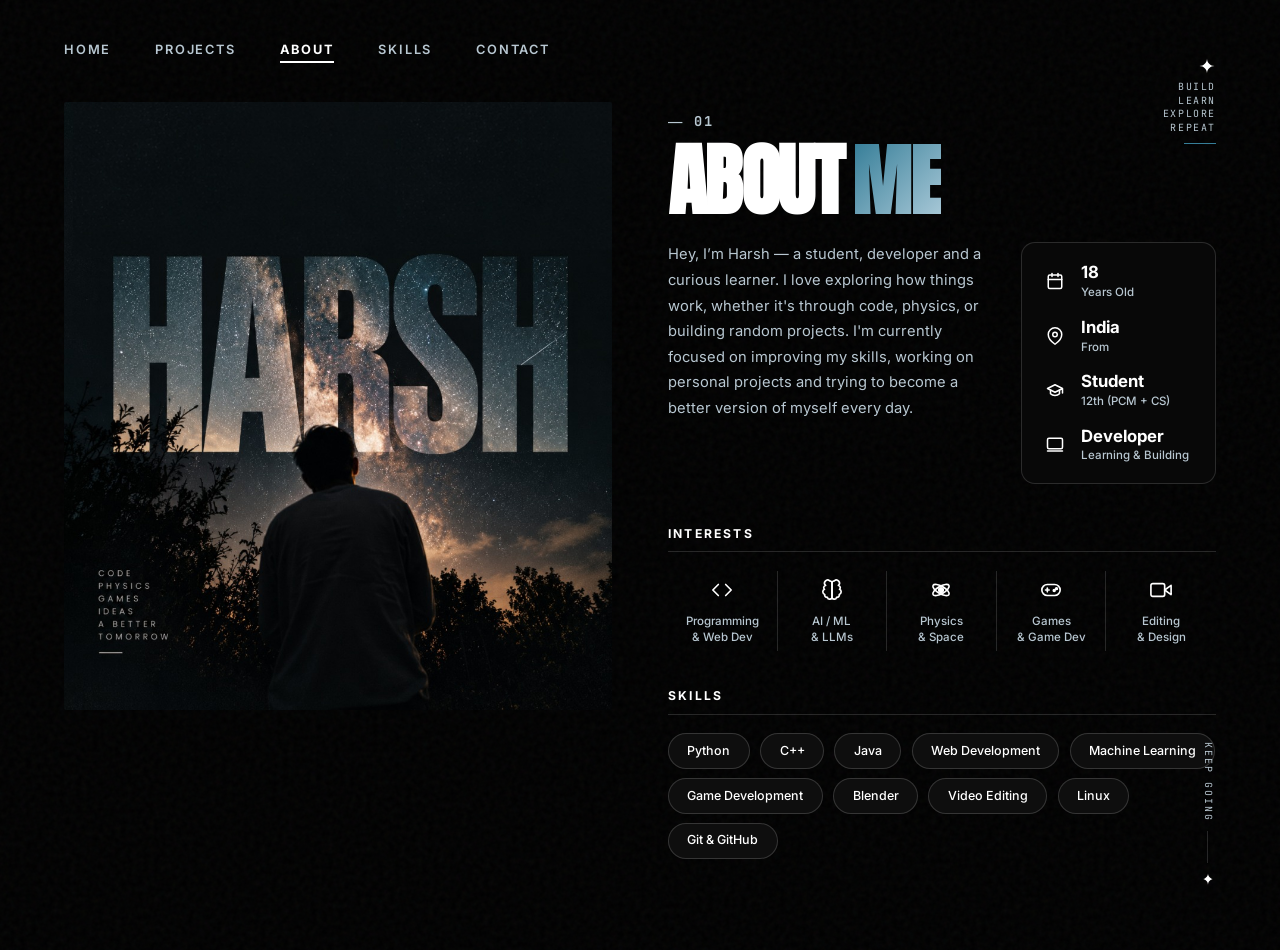
<file: about.html>
<!DOCTYPE html>
<html lang="en">
<head>
  <meta charset="UTF-8">
  <meta name="viewport" content="width=device-width, initial-scale=1.0">
  <title>About — Harshwardhan Kailasia</title>
  <meta name="description" content="Editorial portfolio about page of Harshwardhan Kailasia — Student, Developer and Curious Learner.">

  <!-- Google Fonts: Anton (Display), Bebas Neue, Inter, Space Grotesk -->
  <link rel="preconnect" href="https://fonts.googleapis.com">
  <link rel="preconnect" href="https://fonts.gstatic.com" crossorigin>
  <link href="https://fonts.googleapis.com/css2?family=Anton&family=Bebas+Neue&family=Inter:wght@300;400;500;600;700&family=JetBrains+Mono:wght@400;500;700&family=Space+Grotesk:wght@500;600;700;800&display=swap" rel="stylesheet">

  <link rel="stylesheet" href="css/style.css">
  <link rel="stylesheet" href="css/about_editorial.css">
</head>
<body class="editorial-standalone-body">

  <!-- Subtle Film-Grain / Paper Texture Overlay -->
  <div class="editorial-paper-grain" aria-hidden="true"></div>

  <!-- Editorial Top Navigation Header -->
  <header class="editorial-top-nav-bar">
    <nav class="editorial-nav-container" aria-label="Main Navigation">
      <ul class="editorial-nav-list">
        <li><a href="index.html#hero" class="editorial-nav-link">HOME</a></li>
        <li><a href="index.html#projects" class="editorial-nav-link">PROJECTS</a></li>
        <li><a href="about.html" class="editorial-nav-link active" aria-current="page">ABOUT</a></li>
        <li><a href="#skills" class="editorial-nav-link">SKILLS</a></li>
        <li><a href="contact.html" class="editorial-nav-link">CONTACT</a></li>
      </ul>
    </nav>
  </header>

  <!-- Main Editorial Canvas (1536x864 aspect composition) -->
  <main class="editorial-page-main">
    <div class="editorial-canvas-layout">
      
      <!-- ==================== LEFT REGION: PHOTOGRAPHIC TYPOGRAPHY ==================== -->
      <section class="editorial-left-region" aria-label="HARSH Night Sky Visual Composition">
        <div class="editorial-left-artwork-wrapper">
          <img
            src="assets/about/full_left_artwork_dark.jpg"
            alt="HARSH — Editorial night sky layered typography artwork"
            class="editorial-full-left-img"
          />
        </div>
      </section>

      <!-- ==================== RIGHT REGION: EDITORIAL ABOUT PANEL ==================== -->
      <section class="editorial-right-region" aria-label="About Harshwardhan">

        <!-- Top Right Corner Graphic Motif -->
        <div class="editorial-corner-decor" aria-hidden="true">
          <svg viewBox="0 0 24 24" class="editorial-star-svg" width="18" height="18" fill="none">
            <path d="M12 2C12 7.5 7.5 12 2 12C7.5 12 12 16.5 12 22C12 16.5 16.5 12 22 12C16.5 12 12 7.5 12 2Z" fill="currentColor"/>
          </svg>
          <div class="corner-cycle-text font-mono">
            <span>BUILD</span>
            <span>LEARN</span>
            <span>EXPLORE</span>
            <span>REPEAT</span>
          </div>
          <span class="corner-underline"></span>
        </div>

        <!-- Section Number Index -->
        <div class="editorial-index-marker">
          <span class="index-dash" aria-hidden="true">—</span>
          <span class="index-number font-mono">01</span>
        </div>

        <!-- Massive Dual-Tone Heading: ABOUT ME -->
        <h2 class="editorial-about-title font-display">
          <span class="title-about">ABOUT</span>
          <span class="title-me">ME</span>
        </h2>

        <!-- Bio Paragraph + Personal Information Card Row -->
        <div class="editorial-bio-row">
          
          <!-- Introduction Paragraph -->
          <div class="editorial-bio-text-wrap">
            <p class="editorial-bio-paragraph font-sans">
              Hey, I’m Harsh — a student, developer and a curious learner. I love exploring how things work, whether it's through code, physics, or building random projects. I'm currently focused on improving my skills, working on personal projects and trying to become a better version of myself every day.
            </p>
          </div>

          <!-- Personal Information Card -->
          <aside class="editorial-info-card" aria-label="Personal details card">
            
            <div class="info-card-row">
              <div class="info-card-icon" aria-hidden="true">
                <svg viewBox="0 0 24 24" width="18" height="18" fill="none" stroke="currentColor" stroke-width="2" stroke-linecap="round" stroke-linejoin="round">
                  <rect x="3" y="4" width="18" height="18" rx="2" ry="2"/>
                  <line x1="16" y1="2" x2="16" y2="6"/>
                  <line x1="8" y1="2" x2="8" y2="6"/>
                  <line x1="3" y1="10" x2="21" y2="10"/>
                </svg>
              </div>
              <div class="info-card-meta">
                <span class="info-card-value font-display">18</span>
                <span class="info-card-label font-sans">Years Old</span>
              </div>
            </div>

            <div class="info-card-row">
              <div class="info-card-icon" aria-hidden="true">
                <svg viewBox="0 0 24 24" width="18" height="18" fill="none" stroke="currentColor" stroke-width="2" stroke-linecap="round" stroke-linejoin="round">
                  <path d="M21 10c0 7-9 13-9 13s-9-6-9-13a9 9 0 0 1 18 0z"/>
                  <circle cx="12" cy="10" r="3"/>
                </svg>
              </div>
              <div class="info-card-meta">
                <span class="info-card-value font-display">India</span>
                <span class="info-card-label font-sans">From</span>
              </div>
            </div>

            <div class="info-card-row">
              <div class="info-card-icon" aria-hidden="true">
                <svg viewBox="0 0 24 24" width="18" height="18" fill="none" stroke="currentColor" stroke-width="2" stroke-linecap="round" stroke-linejoin="round">
                  <path d="M22 10v6M2 10l10-5 10 5-10 5z"/>
                  <path d="M6 12v5c3 3 9 3 12 0v-5"/>
                </svg>
              </div>
              <div class="info-card-meta">
                <span class="info-card-value font-display">Student</span>
                <span class="info-card-label font-sans">12th (PCM + CS)</span>
              </div>
            </div>

            <div class="info-card-row">
              <div class="info-card-icon" aria-hidden="true">
                <svg viewBox="0 0 24 24" width="18" height="18" fill="none" stroke="currentColor" stroke-width="2" stroke-linecap="round" stroke-linejoin="round">
                  <rect x="2" y="3" width="20" height="14" rx="2" ry="2"/>
                  <line x1="2" y1="20" x2="22" y2="20"/>
                </svg>
              </div>
              <div class="info-card-meta">
                <span class="info-card-value font-display">Developer</span>
                <span class="info-card-label font-sans">Learning &amp; Building</span>
              </div>
            </div>

          </aside>

        </div>

        <!-- Interests Section -->
        <div class="editorial-section-block" id="interests">
          <div class="editorial-block-header">
            <h3 class="editorial-block-title font-sans">INTERESTS</h3>
            <div class="editorial-divider-line"></div>
          </div>

          <div class="editorial-interests-grid">
            
            <div class="interest-col">
              <div class="interest-icon" aria-hidden="true">
                <svg viewBox="0 0 24 24" width="22" height="22" fill="none" stroke="currentColor" stroke-width="1.8" stroke-linecap="round" stroke-linejoin="round">
                  <polyline points="16 18 22 12 16 6"/>
                  <polyline points="8 6 2 12 8 18"/>
                </svg>
              </div>
              <span class="interest-text font-sans">Programming<br>&amp; Web Dev</span>
            </div>

            <div class="interest-col">
              <div class="interest-icon" aria-hidden="true">
                <svg viewBox="0 0 24 24" width="22" height="22" fill="none" stroke="currentColor" stroke-width="1.8" stroke-linecap="round" stroke-linejoin="round">
                  <path d="M9.5 2A2.5 2.5 0 0 1 12 4.5v15a2.5 2.5 0 0 1-4.96.44 2.5 2.5 0 0 1-2.96-3.08 3 3 0 0 1-.34-5.58 2.5 2.5 0 0 1 1.32-4.24 2.5 2.5 0 0 1 4.44-5.04z"/>
                  <path d="M14.5 2A2.5 2.5 0 0 0 12 4.5v15a2.5 2.5 0 0 0 4.96.44 2.5 2.5 0 0 0 2.96-3.08 3 3 0 0 0 .34-5.58 2.5 2.5 0 0 0-1.32-4.24 2.5 2.5 0 0 0-4.44-5.04z"/>
                </svg>
              </div>
              <span class="interest-text font-sans">AI / ML<br>&amp; LLMs</span>
            </div>

            <div class="interest-col">
              <div class="interest-icon" aria-hidden="true">
                <svg viewBox="0 0 24 24" width="22" height="22" fill="none" stroke="currentColor" stroke-width="1.8" stroke-linecap="round" stroke-linejoin="round">
                  <circle cx="12" cy="12" r="2.5" fill="currentColor"/>
                  <ellipse cx="12" cy="12" rx="10" ry="4" transform="rotate(30 12 12)"/>
                  <ellipse cx="12" cy="12" rx="10" ry="4" transform="rotate(150 12 12)"/>
                </svg>
              </div>
              <span class="interest-text font-sans">Physics<br>&amp; Space</span>
            </div>

            <div class="interest-col">
              <div class="interest-icon" aria-hidden="true">
                <svg viewBox="0 0 24 24" width="22" height="22" fill="none" stroke="currentColor" stroke-width="1.8" stroke-linecap="round" stroke-linejoin="round">
                  <line x1="6" y1="12" x2="10" y2="12"/>
                  <line x1="8" y1="10" x2="8" y2="14"/>
                  <circle cx="15.5" cy="12.5" r="1" fill="currentColor"/>
                  <circle cx="18" cy="10.5" r="1" fill="currentColor"/>
                  <rect x="2" y="6" width="20" height="12" rx="6"/>
                </svg>
              </div>
              <span class="interest-text font-sans">Games<br>&amp; Game Dev</span>
            </div>

            <div class="interest-col">
              <div class="interest-icon" aria-hidden="true">
                <svg viewBox="0 0 24 24" width="22" height="22" fill="none" stroke="currentColor" stroke-width="1.8" stroke-linecap="round" stroke-linejoin="round">
                  <polygon points="23 7 16 12 23 17 23 7"/>
                  <rect x="1" y="5" width="15" height="14" rx="2" ry="2"/>
                </svg>
              </div>
              <span class="interest-text font-sans">Editing<br>&amp; Design</span>
            </div>

          </div>
        </div>

        <!-- Skills Section -->
        <div class="editorial-section-block" id="skills">
          <div class="editorial-block-header">
            <h3 class="editorial-block-title font-sans">SKILLS</h3>
            <div class="editorial-divider-line"></div>
          </div>

          <div class="editorial-skills-pills">
            <span class="editorial-skill-pill font-sans">Python</span>
            <span class="editorial-skill-pill font-sans">C++</span>
            <span class="editorial-skill-pill font-sans">Java</span>
            <span class="editorial-skill-pill font-sans">Web Development</span>
            <span class="editorial-skill-pill font-sans">Machine Learning</span>
            <span class="editorial-skill-pill font-sans">Game Development</span>
            <span class="editorial-skill-pill font-sans">Blender</span>
            <span class="editorial-skill-pill font-sans">Video Editing</span>
            <span class="editorial-skill-pill font-sans">Linux</span>
            <span class="editorial-skill-pill font-sans">Git &amp; GitHub</span>
          </div>
        </div>

        <!-- Bottom Right Vertical Annotation -->
        <div class="editorial-bottom-decor" aria-hidden="true">
          <span class="vertical-phrase font-mono">KEEP GOING</span>
          <span class="vertical-dash"></span>
          <svg viewBox="0 0 24 24" class="bottom-star-svg" width="14" height="14" fill="none">
            <path d="M12 2C12 7.5 7.5 12 2 12C7.5 12 12 16.5 12 22C12 16.5 16.5 12 22 12C16.5 12 12 7.5 12 2Z" fill="currentColor"/>
          </svg>
        </div>

      </section>

    </div>
  </main>

  <script src="js/about_editorial.js"></script>
</body>
</html>
</file>
<file: css/style.css>
/* ==========================================================================
   PORTFOLIO STYLESHEET — EDITORIAL MANGA & KAIZEN AESTHETIC
   Typography: Space Grotesk (Headings), Inter (Body), JetBrains Mono (HUD)
   ========================================================================== */

/* ==========================================================================
   🎨 COLOR CONFIGURATION PALETTE (:root)
   ========================================================================== */
:root {
  /* ------------------ DARK MODE (PURE BLACK #000000 + CINEMATIC TEAL + CRISP WHITE) ------------------ */
  /* Backgrounds */
  --bg-primary: #000000;          /* Pure Black — Matching homepage hero art */
  --bg-secondary: #080808;        /* Pure Deep Black — Secondary surfaces & cards */
  --bg-surface: #0a0a0a;          /* Charcoal Black */
  --bg-surface-hover: #141414;    /* Deep Slate Card Hover */
  --bg-nav: rgba(0, 0, 0, 0.88);  /* Air Navbar Pure Black Translucent */

  /* Brand Accents */
  --accent-primary: #367E98;      /* Cinematic Teal — Signature accent */
  --accent-light: #C4E2F2;        /* Bright Ice Blue — Subtle highlights & details */
  --accent-deep: #244657;         /* Deep Ocean — Subtle borders & pill outlines */
  --color-accent: #367E98;        /* Cinematic Teal */
  --color-accent-hover: #C4E2F2;  /* Ice Blue */
  --color-accent-glow: rgba(54, 126, 152, 0.28);

  /* Typography */
  --text-primary: #FFFFFF;        /* Pure Bright Crisp White — Main headings & high-contrast text */
  --text-secondary: #B8C7D1;      /* Brighter Mist White — Paragraphs, subtitles, captions */
  --text-muted: #8296A4;          /* Clean Muted Slate */
  --text-inverse: #000000;        /* Inverse */

  /* Borders & Effects */
  --border-subtle: rgba(255, 255, 255, 0.16);
  --border-strong: rgba(54, 126, 152, 0.65);
  --border-card: rgba(255, 255, 255, 0.12);
  --border-hover: rgba(54, 126, 152, 0.85);

  /* Surface Elements */
  --pill-bg: #0e0e0e;
  --selection-bg: #367E98;
  --selection-text: #FFFFFF;

  /* Scrollbar Variables (Theme Adaptive) */
  --scrollbar-track: #000000;
  --scrollbar-thumb: #202020;
  --scrollbar-thumb-hover: #367E98;
  --scrollbar-thumb-glow: rgba(54, 126, 152, 0.45);

  /* macOS Traffic Light Dots */
  --macos-red: #ff5f56;
  --macos-yellow: #ffbd2e;
  --macos-green: #27c93f;

  /* Fonts */
  --font-sans: 'Inter', -apple-system, BlinkMacSystemFont, 'Segoe UI', Roboto, sans-serif;
  --font-heading: 'Space Grotesk', -apple-system, BlinkMacSystemFont, sans-serif;
  --font-mono: 'JetBrains Mono', monospace;

  /* Layout & Radii */
  --container-max: 1240px;
  --radius-sm: 6px;
  --radius-md: 12px;
  --radius-lg: 18px;
  --radius-pill: 9999px;
  --transition-fast: 0.2s cubic-bezier(0.16, 1, 0.3, 1);
}

/* ==========================================================================
   GLOBAL THEME-ADAPTIVE SCROLLBAR (MATCHES TERMINAL AESTHETIC)
   ========================================================================== */
html {
  scroll-behavior: smooth;
  font-size: 16px;
  scrollbar-width: thin;
  scrollbar-color: var(--scrollbar-thumb) var(--scrollbar-track);
}

/* Chrome, Edge, Safari, Opera */
::-webkit-scrollbar {
  width: 8px;
  height: 8px;
}

::-webkit-scrollbar-track {
  background: var(--scrollbar-track);
}

::-webkit-scrollbar-thumb {
  background-color: var(--scrollbar-thumb);
  border-radius: 4px;
  border: 2px solid transparent;
  background-clip: padding-box;
  transition: background-color var(--transition-fast);
}

::-webkit-scrollbar-thumb:hover {
  background-color: var(--scrollbar-thumb-hover);
  box-shadow: 0 0 10px var(--scrollbar-thumb-glow);
}

::-webkit-scrollbar-corner {
  background: var(--scrollbar-track);
}

/* ==========================================================================
   BASE & SCREENTONE
   ========================================================================== */
*, *::before, *::after {
  box-sizing: border-box;
  margin: 0;
  padding: 0;
}

::selection {
  background-color: var(--selection-bg);
  color: var(--selection-text);
}

body {
  font-family: var(--font-sans);
  background-color: var(--bg-primary);
  color: var(--text-primary);
  line-height: 1.65;
  min-height: 100vh;
  position: relative;
  overflow-x: hidden;
  transition: background-color 0.3s ease, color 0.3s ease;
}

/* Editorial Technical Grid Pattern Overlay */
.screentone-overlay {
  position: fixed;
  inset: 0;
  pointer-events: none;
  z-index: 1;
  opacity: 0.04;
  background-size: 36px 36px;
  background-image: 
    linear-gradient(to right, var(--text-primary) 1px, transparent 1px),
    linear-gradient(to bottom, var(--text-primary) 1px, transparent 1px);
}

/* ==========================================================================
   INTERACTIVE DOT FIELD (MEMBRANE HALFTONE SHOCKWAVE & WAKE SIMULATION)
   ========================================================================== */
.site-dot-field-wrap {
  position: fixed;
  inset: 0;
  width: 100vw;
  height: 100vh;
  pointer-events: none;
  z-index: 2;
  overflow: hidden;
}

.site-dot-field-canvas {
  width: 100%;
  height: 100%;
  display: block;
  opacity: 0;
  transition: opacity 0.8s ease-out;
  color: #ffffff;
}

a {
  color: inherit;
  text-decoration: none;
}

.scroll-section {
  scroll-margin-top: 5.5rem;
}

button {
  background: none;
  border: none;
  font-family: inherit;
  cursor: pointer;
  color: inherit;
}

.container {
  width: 100%;
  max-width: var(--container-max);
  margin-inline: auto;
  padding-inline: 2rem;
  position: relative;
  z-index: 2;
}

.font-heading { font-family: var(--font-heading); }
.font-mono { font-family: var(--font-mono); }
.text-accent { color: var(--color-accent); }

/* ==========================================================================
   TOP 0 FULL-WIDTH AIR NAVBAR
   ========================================================================== */
.navbar-wrapper {
  position: fixed;
  top: 0;
  left: 0;
  width: 100%;
  margin: 0;
  padding: 0.9rem 2.5rem;
  border: none;
  background: var(--bg-nav);
  backdrop-filter: blur(14px);
  -webkit-backdrop-filter: blur(14px);
  z-index: 1000;
}

.navbar {
  display: flex;
  justify-content: space-between;
  align-items: center;
  width: 100%;
  max-width: 1400px;
  margin-inline: auto;
}

.nav-left {
  display: flex;
  align-items: center;
  flex: 1;
}

.nav-avatar-wrap {
  display: inline-flex;
  align-items: center;
  justify-content: center;
  padding: 0.25rem 0.65rem;
  border-radius: var(--radius-sm);
  border: 1px solid var(--border-subtle);
  background-color: var(--bg-surface);
  transition: border-color var(--transition-fast), transform var(--transition-fast);
}

.nav-avatar-wrap:hover {
  border-color: var(--color-accent);
}

.nav-kanji-tag {
  font-size: 0.78rem;
  font-weight: 700;
  color: var(--color-accent);
}

.nav-center {
  display: flex;
  justify-content: center;
  align-items: center;
  flex: 2;
}

.nav-links {
  display: flex;
  align-items: center;
  gap: 0.5rem;
}

.nav-link {
  position: relative;
  padding: 0.45rem 1rem;
  font-family: var(--font-heading);
  font-size: 0.8rem;
  font-weight: 600;
  letter-spacing: 0.08em;
  text-transform: uppercase;
  color: var(--text-secondary);
  border-radius: var(--radius-pill);
  transition: color var(--transition-fast), background-color var(--transition-fast);
}

.nav-link:hover {
  color: var(--text-primary);
  background-color: var(--border-subtle);
}

.nav-link.active {
  color: var(--text-primary);
  background-color: var(--border-subtle);
}

.nav-link .active-dot {
  position: absolute;
  bottom: 2px;
  left: 50%;
  transform: translateX(-50%) scale(0);
  width: 4px;
  height: 4px;
  border-radius: 50%;
  background-color: var(--color-accent);
  transition: transform 0.2s cubic-bezier(0.34, 1.56, 0.64, 1);
}

.nav-link.active .active-dot {
  transform: translateX(-50%) scale(1);
}

.nav-right {
  display: flex;
  align-items: center;
  justify-content: flex-end;
  gap: 0.65rem;
  flex: 1;
}

.nav-github-btn {
  display: flex;
  align-items: center;
  justify-content: center;
  width: 2.2rem;
  height: 2.2rem;
  border-radius: var(--radius-sm);
  border: 1px solid var(--border-subtle);
  color: var(--text-secondary);
  transition: border-color var(--transition-fast), color var(--transition-fast), transform var(--transition-fast);
}

.nav-github-btn:hover {
  border-color: var(--color-accent);
  color: var(--text-primary);
  background-color: var(--border-subtle);
}

/* Hanging Straw Hat Keychain (Hanging completely BELOW the navbar) */
.nav-keychain-wrap {
  position: absolute;
  top: calc(100% + 4px);
  right: 6px;
  display: flex;
  flex-direction: column;
  align-items: center;
  cursor: pointer;
  transform-origin: top center;
  animation: keychainSway 4.5s ease-in-out infinite;
  user-select: none;
  z-index: 1001;
  transition: transform 0.2s ease;
}

/* Top Mount Ring hooked to navbar bottom edge */
.keychain-ring {
  width: 13px;
  height: 13px;
  border: 1.8px solid #94a3b8;
  border-radius: 50%;
  box-shadow: 0 1px 4px rgba(0, 0, 0, 0.5);
  background: rgba(148, 163, 184, 0.2);
}

.keychain-chain {
  display: flex;
  flex-direction: column;
  align-items: center;
  margin-top: -1px;
}

.chain-link {
  width: 3px;
  height: 5px;
  border: 1.2px solid #94a3b8;
  border-radius: 2px;
  margin-top: -1px;
  background: rgba(148, 163, 184, 0.15);
}

.keychain-hat-charm {
  width: 50px;
  height: 50px;
  margin-top: 1px;
  display: flex;
  align-items: center;
  justify-content: center;
  filter: drop-shadow(0 8px 16px rgba(0, 0, 0, 0.65));
  position: relative;
  top: -23px;
  left: -2px;
}

.strawhat-img {
  width: 100%;
  height: 100%;
  object-fit: contain;
  transition: transform 0.25s cubic-bezier(0.34, 1.56, 0.64, 1);
}

.nav-keychain-wrap:hover {
  animation: keychainHoverSway 0.5s ease-in-out infinite alternate;
}

.nav-keychain-wrap:hover .strawhat-img {
  transform: scale(1.18);
  filter: drop-shadow(0 10px 20px rgba(0, 0, 0, 0.85));
}

@keyframes keychainSway {
  0%   { transform: rotate(0deg); }
  25%  { transform: rotate(6.5deg); }
  75%  { transform: rotate(-6.5deg); }
  100% { transform: rotate(0deg); }
}

@keyframes keychainHoverSway {
  0%   { transform: rotate(-14deg) scale(1.08); }
  100% { transform: rotate(14deg) scale(1.08); }
}

.nav-icon {
  width: 1.15rem;
  height: 1.15rem;
}

/* ==========================================================================
   BUTTONS
   ========================================================================== */
.btn {
  display: inline-flex;
  align-items: center;
  justify-content: center;
  padding: 0.85rem 1.85rem;
  border-radius: var(--radius-sm);
  font-family: var(--font-heading);
  font-size: 0.85rem;
  font-weight: 700;
  letter-spacing: 0.06em;
  text-transform: uppercase;
  transform-origin: center center;
  will-change: transform, box-shadow;
  transition: background-color var(--transition-fast), border-color var(--transition-fast);
}

.btn-primary {
  background-color: var(--text-primary);
  color: var(--text-inverse);
  box-shadow: 0 4px 14px rgba(0, 0, 0, 0.3);
}

.btn-primary:hover {
  background-color: var(--color-accent);
  color: #0a0b0e;
  box-shadow: 0 0 20px var(--color-accent-glow);
}

.btn-outline {
  background-color: transparent;
  color: var(--text-primary);
  border: 1px solid var(--border-card);
}

.btn-outline:hover {
  border-color: var(--color-accent);
  color: var(--color-accent);
  background-color: var(--color-accent-glow);
}

/* ==========================================================================
   1. HERO SECTION (MINIMALIST SAKURA MANGA ARTWORK)
   ========================================================================== */
.hero-section {
  position: relative;
  min-height: 100vh;
  display: flex;
  align-items: center;
  justify-content: flex-start;
  padding-block: 0;
  overflow: hidden;
  background-color: #000000;
}

/* Full-Clarity Original Manga Background Art */
.hero-bg-canvas {
  position: absolute;
  inset: 0;
  pointer-events: none;
  z-index: 1;
  overflow: hidden;
  background-color: #000000;
}

.hero-bg-art {
  width: 100%;
  height: 100%;
  object-fit: cover;
  object-position: right center;
  opacity: 1 !important;
  filter: none !important;
  mix-blend-mode: normal !important;
  transition: opacity 0.3s ease;
}

/* Seamless Bottom Gradient Fade to About Section */
.hero-bottom-blend {
  position: absolute;
  bottom: 0;
  left: 0;
  right: 0;
  height: 220px;
  z-index: 1;
  pointer-events: none;
  background: linear-gradient(
    to bottom,
    transparent 0%,
    rgba(0, 0, 0, 0.35) 35%,
    rgba(0, 0, 0, 0.85) 75%,
    #000000 100%
  );
}

.hero-content-wrap {
  position: relative;
  z-index: 2;
  width: 100%;
  max-width: var(--container-max);
  margin-inline: auto;
  padding-inline: 2.5rem;
}

.hero-name-group {
  display: flex;
  flex-direction: column;
  gap: 0;
  user-select: none;
}

.hero-line {
  font-size: clamp(2.8rem, 8vw, 8.5rem);
  font-weight: 800;
  line-height: 0.92;
  letter-spacing: -0.04em;
  text-transform: uppercase;
  color: #ffffff;
  text-shadow: 0 4px 30px rgba(0, 0, 0, 0.9), 0 2px 8px rgba(0, 0, 0, 0.95);
}

.hero-line-primary {
  color: #ffffff;
}

.hero-line-accent {
  color: var(--color-accent);
}

.accent-dot {
  color: var(--color-accent);
}

/* ==========================================================================
   3. PROJECTS SECTION (DIAGONAL HORIZONTAL CARD SHOWCASE — OFFF CDMX STYLE)
   ========================================================================== */
.projects-showcase-section {
  --card-skew: -34deg;
  --card-unskew: 34deg;
  --card-base-w: 135px;
  --mid-section-w: 54vw;
  --card-expand-delta: calc(var(--mid-section-w) - var(--card-base-w));
  --card-overhang: 280px;
  position: relative;
  width: 100%;
  height: 88vh;
  min-height: 580px;
  max-height: 860px;
  padding-block: 0;
  background-color: #000000;
  overflow: hidden;
  display: flex;
  align-items: center;
  justify-content: center;
  user-select: none;
  border-top: none;
}

/* Atmospheric Top & Bottom Seamless Vignette Blends (Pure Black Transition) */
.showcase-vignette-top,
.showcase-vignette-bottom {
  position: absolute;
  left: 0;
  right: 0;
  height: 18%;
  min-height: 125px;
  pointer-events: none;
  z-index: 12;
  transition: opacity 0.4s ease;
}

.projects-showcase-section.has-expanded-card .showcase-vignette-top,
.projects-showcase-section.has-expanded-card .showcase-vignette-bottom {
  opacity: 0.15;
}

.showcase-vignette-top {
  top: 0;
  background: linear-gradient(
    to bottom,
    #000000 0%,
    rgba(0, 0, 0, 0.95) 20%,
    rgba(0, 0, 0, 0.50) 50%,
    rgba(0, 0, 0, 0.12) 80%,
    transparent 100%
  );
}

.showcase-vignette-bottom {
  bottom: 0;
  background: linear-gradient(
    to top,
    #000000 0%,
    rgba(0, 0, 0, 0.95) 20%,
    rgba(0, 0, 0, 0.50) 50%,
    rgba(0, 0, 0, 0.12) 80%,
    transparent 100%
  );
}

.showcase-vignette-sides {
  position: absolute;
  inset: 0;
  pointer-events: none;
  z-index: 11;
  background: radial-gradient(
    ellipse 85% 75% at 50% 50%,
    rgba(0, 0, 0, 0) 50%,
    rgba(0, 0, 0, 0.88) 100%
  );
  transition: opacity 0.4s ease;
}

.projects-showcase-section.has-expanded-card .showcase-vignette-sides {
  opacity: 0.3;
}


/* Centered Overlay Typography (Matches "Making Of / OFFF CDMX MAIN TITLES / 2016") */
.showcase-center-hud {
  position: absolute;
  inset: 0;
  display: flex;
  flex-direction: column;
  align-items: center;
  justify-content: center;
  text-align: center;
  pointer-events: none;
  z-index: 25;
  padding-inline: 1.5rem;
  transition: transform 0.6s cubic-bezier(0.22, 1, 0.36, 1), opacity 0.45s ease;
}

.projects-showcase-section.has-expanded-card .showcase-center-hud {
  opacity: 0;
  pointer-events: none;
  transform: translateY(-20px) scale(0.9);
}

.showcase-hud-eyebrow {
  font-size: clamp(0.78rem, 1.05vw, 0.95rem);
  font-weight: 600;
  letter-spacing: 0.14em;
  color: rgba(255, 255, 255, 0.9);
  margin-bottom: 0.5rem;
  text-shadow: 0 2px 14px rgba(0, 0, 0, 0.95), 0 0 6px rgba(0, 0, 0, 0.9);
  transition: opacity 0.25s ease, transform 0.25s ease;
}

.showcase-hud-title {
  font-size: clamp(1.55rem, 3.3vw, 2.75rem);
  font-weight: 800;
  letter-spacing: 0.26em;
  padding-left: 0.26em; /* Optical center compensation for wide tracking */
  text-transform: uppercase;
  color: #ffffff;
  line-height: 1.15;
  margin: 0;
  text-shadow: 0 4px 28px rgba(0, 0, 0, 0.98), 0 2px 8px rgba(0, 0, 0, 0.95);
  transition: opacity 0.25s ease, transform 0.25s ease, color 0.25s ease;
}

.showcase-hud-sub {
  font-size: clamp(0.86rem, 1.2vw, 1.08rem);
  font-weight: 700;
  letter-spacing: 0.24em;
  padding-left: 0.24em;
  color: rgba(255, 255, 255, 0.92);
  margin-top: 0.65rem;
  text-shadow: 0 2px 14px rgba(0, 0, 0, 0.95), 0 0 6px rgba(0, 0, 0, 0.9);
  transition: opacity 0.25s ease, transform 0.25s ease;
}

/* Viewport & Moving Horizontal Track */
.showcase-viewport {
  position: relative;
  width: 100%;
  height: 100%;
  overflow: hidden;
  display: flex;
  align-items: center;
  z-index: 5;
}

.showcase-track {
  display: flex;
  align-items: center;
  height: 100%;
  will-change: transform;
  padding-block: 4vh;
}

/* Individual Diagonal Slanted Card (54° from X-axis via skewX(-36deg)) */
.showcase-card {
  --shift-x: 0px;
  --hover-lift-y: 0px;
  position: relative;
  flex: 0 0 auto;
  width: var(--card-base-w);
  height: 76vh;
  min-height: 520px;
  max-height: 760px;
  margin-right: -2px; /* Seamless diagonal border join */
  border-radius: 4px;
  overflow: hidden;
  cursor: pointer;
  background-color: #000000;
  border-left: 1px solid rgba(255, 255, 255, 0.12);
  border-right: 1px solid rgba(255, 255, 255, 0.12);
  box-shadow: -10px 0 28px rgba(0, 0, 0, 0.75);
  transform: translate3d(var(--shift-x), var(--hover-lift-y), 0) skewX(var(--card-skew));
  transform-origin: center center;
  transition:
    width 0.68s cubic-bezier(0.22, 1, 0.36, 1),
    margin-right 0.68s cubic-bezier(0.22, 1, 0.36, 1),
    transform 0.68s cubic-bezier(0.22, 1, 0.36, 1),
    border-color 0.3s ease,
    box-shadow 0.35s ease;
  z-index: 2;
  /* Alpha mask completely dissolves top & bottom edges of closed cards into pure transparency */
  -webkit-mask-image: linear-gradient(
    to bottom,
    transparent 0%,
    rgba(0, 0, 0, 0.4) 6%,
    black 15%,
    black 85%,
    rgba(0, 0, 0, 0.4) 94%,
    transparent 100%
  );
  mask-image: linear-gradient(
    to bottom,
    transparent 0%,
    rgba(0, 0, 0, 0.4) 6%,
    black 15%,
    black 85%,
    rgba(0, 0, 0, 0.4) 94%,
    transparent 100%
  );
}

.showcase-card.is-expanded {
  -webkit-mask-image: none !important;
  mask-image: none !important;
}

/* Inner Container inside the Slanted Card (Keeps the Card Angle) */
.showcase-card-inner {
  position: absolute;
  inset: 0;
  width: 100%;
  height: 100%;
  overflow: hidden;
}

/* Split Postcard Container inside the Slanted Card */
.showcase-split-wrap {
  display: flex;
  height: 100%;
  width: 100%;
}

/* Art Column (Vertical Bookmark Image Tilted to Match the Angle) */
.card-art-col {
  position: relative;
  width: var(--card-base-w);
  height: 100%;
  flex-shrink: 0;
  overflow: hidden;
  background-color: #000000;
}

.showcase-card-bg {
  position: absolute;
  inset: 0;
  width: 100%;
  height: 100%;
  object-fit: cover;
  object-position: center center;
  filter: grayscale(35%) brightness(0.72) contrast(1.1);
  transform: scale(1.05);
  /* The image tilts with the card angle */
  transition:
    filter 0.45s cubic-bezier(0.22, 1, 0.36, 1),
    transform 0.7s cubic-bezier(0.22, 1, 0.36, 1);
}

.showcase-card-sheen {
  position: absolute;
  inset: 0;
  background: linear-gradient(
    180deg,
    rgba(4, 5, 7, 0.45) 0%,
    rgba(0, 0, 0, 0) 25%,
    rgba(0, 0, 0, 0) 75%,
    rgba(4, 5, 7, 0.45) 100%
  );
  pointer-events: none;
  z-index: 2;
}

/* Postcard / Ticket Description Column (Spacious layout covering the middle section) */
.card-info-col {
  position: relative;
  flex: 1 1 auto;
  min-width: 0;
  height: 100%;
  background-color: #edebe6; /* Crisp tactile cardstock for gallery contrast */
  color: #090b10;
  border-left: 1px solid rgba(0, 0, 0, 0.12);
  display: flex;
  align-items: center;
  justify-content: center;
  padding: 3.5rem 5.5rem;
  box-sizing: border-box;
  opacity: 0;
  pointer-events: none;
  overflow: hidden;
  box-shadow: inset 0 0 45px rgba(0, 0, 0, 0.05);
  transition: opacity 0.12s ease 0s;
  order: 2;
}

.showcase-card.is-expanded .card-info-col {
  opacity: 1;
  pointer-events: auto;
  transition: opacity 0.35s ease 0.15s;
}

/* When expanding to the left: Info on left (order: 1), Artwork on right (order: 2) */
.showcase-card.expand-left .card-info-col {
  order: 1;
  border-left: none;
  border-right: 1px solid rgba(0, 0, 0, 0.12);
}

.showcase-card.expand-left .card-art-col {
  order: 2;
}

/* When expanding to the right: Artwork on left (order: 1), Info on right (order: 2) */
.showcase-card.expand-right .card-art-col {
  order: 1;
}

.showcase-card.expand-right .card-info-col {
  order: 2;
  border-left: 1px solid rgba(0, 0, 0, 0.12);
  border-right: none;
}

/* Ticket Card Layout (Matching media_1792171630281.jpg: Big Name on Top + Description on Right) */
.ticket-card-layout {
  position: relative;
  width: 100%;
  height: 100%;
  display: flex;
  align-items: center;
  justify-content: center;
  transform: skewX(var(--card-unskew));
  transform-origin: center center;
}

/* Typographic Column matching the user reference photo with fixed width so text never reflows or squishes */
.ticket-text-col {
  display: flex;
  flex-direction: column;
  align-items: flex-start;
  text-align: left;
  width: 500px;
  min-width: 500px;
  max-width: 500px;
  flex-shrink: 0;
}

.ticket-header-meta {
  display: flex;
  align-items: center;
  justify-content: space-between;
  width: 100%;
  margin-bottom: 0.85rem;
}

.ticket-lang-badge {
  font-family: var(--font-mono);
  font-size: 0.72rem;
  font-weight: 700;
  letter-spacing: 0.12em;
  text-transform: uppercase;
  color: #52525b;
}

.ticket-serial-badge {
  font-family: var(--font-mono);
  font-size: 0.72rem;
  font-weight: 700;
  letter-spacing: 0.08em;
  color: #a1a1aa;
}

/* Project Name on Top: Much larger than description, Space Grotesk font from page */
.ticket-title {
  font-family: var(--font-heading) !important;
  font-size: clamp(1.85rem, 2.6vw, 2.85rem);
  font-weight: 800;
  line-height: 1.08;
  letter-spacing: -0.025em;
  text-transform: uppercase;
  color: #090b10;
  margin: 0 0 1rem 0;
  white-space: nowrap;
}

/* GitHub Description: Clean, proportional ratio below title */
.ticket-desc {
  font-family: var(--font-sans) !important;
  font-size: clamp(0.92rem, 1.05vw, 1.05rem);
  font-weight: 450;
  line-height: 1.65;
  color: #3f3f46;
  margin: 0 0 1.75rem 0;
  width: 500px;
  max-width: 500px;
}

/* Action Link and Close */
.ticket-actions-row {
  display: flex;
  align-items: center;
  gap: 0.85rem;
}

.ticket-link-btn {
  font-family: var(--font-mono);
  font-size: 0.75rem;
  font-weight: 700;
  letter-spacing: 0.1em;
  text-transform: uppercase;
  text-decoration: none;
  background: #090b10;
  color: #ffffff;
  padding: 0.6rem 1.4rem;
  border-radius: 4px;
  display: inline-flex;
  align-items: center;
  gap: 0.5rem;
  transition: background 0.2s ease, transform 0.2s ease;
}

.ticket-link-btn:hover {
  background: #252e42;
  transform: translateY(-1px);
}

.ticket-close-btn {
  position: absolute;
  top: 0.25rem;
  right: 0.25rem;
  width: 34px;
  height: 34px;
  border-radius: 50%;
  background: rgba(0, 0, 0, 0.08);
  border: none;
  color: #090b10;
  font-size: 1.25rem;
  line-height: 1;
  cursor: pointer;
  display: flex;
  align-items: center;
  justify-content: center;
  transition: background 0.2s ease, transform 0.2s ease;
  z-index: 5;
}

.ticket-close-btn:hover {
  background: rgba(0, 0, 0, 0.2);
  transform: scale(1.1);
}

/* Openable card pointer cursor (Only middle section cards can open) */
.showcase-card[data-can-open="true"] {
  cursor: pointer;
}

/* Hover Highlight States (Only active for cards currently in middle open section) */
.showcase-card[data-can-open="true"].is-hovered {
  --hover-lift-y: -6px;
  z-index: 8;
  border-color: rgba(255, 255, 255, 0.45);
}

.showcase-card[data-can-open="true"].is-hovered .showcase-card-bg {
  filter: grayscale(0%) brightness(0.9) contrast(1.1);
  transform: scale(1.02);
}

/* Right-of-Midline Hover Highlight */
.showcase-card[data-can-open="true"].is-hovered[data-side="right"] {
  border-right-color: var(--color-accent);
  box-shadow:
    14px 0 36px rgba(121, 166, 220, 0.28),
    -10px 0 28px rgba(0, 0, 0, 0.85);
}

/* Left-of-Midline and Mid Hover Highlight */
.showcase-card[data-can-open="true"].is-hovered[data-side="left"],
.showcase-card[data-can-open="true"].is-hovered[data-side="mid"] {
  border-left-color: var(--color-accent);
  box-shadow:
    -14px 0 36px rgba(121, 166, 220, 0.28),
    10px 0 28px rgba(0, 0, 0, 0.85);
}

/* ==========================================================================
   CARD EXPANSION COVERING FULL MIDDLE SECTION (20-25% from left to 20-25% from right)
   ========================================================================== */
.showcase-card.is-expanded {
  --hover-lift-y: 0px;
  width: var(--mid-section-w, 56vw);
  z-index: 14;
  border-color: rgba(121, 166, 220, 0.65);
  box-shadow: 0 0 60px rgba(0, 0, 0, 0.92), 0 0 32px rgba(121, 166, 220, 0.22);
  cursor: default;
}

.showcase-card.is-expanded .showcase-card-bg {
  filter: grayscale(0%) brightness(0.85) contrast(1.1);
  transform: scale(1);
}

/* Subtly dim non-expanded cards so the active ticket pops, while keeping pine bookmarks clear */
.projects-showcase-section.has-expanded-card .showcase-card:not(.is-expanded) .showcase-card-bg {
  filter: grayscale(35%) brightness(0.5) contrast(1.05);
  opacity: 0.85;
}

/* ==========================================================================
   4. CONTACT SECTION
   ========================================================================== */
.contact-section {
  position: relative;
  padding-block: 7.5rem 5rem;
  /* border-top: 1px solid var(--border-subtle); */
}

.contact-container {
  display: flex;
  flex-direction: column;
  align-items: center;
  text-align: center;
}

.contact-subhead {
  font-size: 0.8rem;
  letter-spacing: 0.2em;
  color: var(--text-secondary);
  margin-bottom: 1.5rem;
}

.huge-cta-wrap {
  margin-bottom: 3.5rem;
}

.huge-cta-link {
  display: inline-flex;
  align-items: center;
  justify-content: center;
  background: none;
  border: none;
  padding: 0;
  font-family: inherit;
  font-size: clamp(3.5rem, 13vw, 9.5rem);
  font-weight: 800;
  line-height: 0.9;
  letter-spacing: -0.03em;
  text-transform: uppercase;
  color: var(--text-primary);
  cursor: pointer;
  user-select: none;
}

.cta-letter {
  display: inline-block;
  transform-origin: center bottom;
  will-change: transform, color;
}

.accent-letter {
  color: var(--color-accent);
}

.social-bar {
  display: flex;
  gap: 2rem;
  flex-wrap: wrap;
  justify-content: center;
  margin-top: 3.5rem;
}

.social-link {
  font-size: 0.85rem;
  font-weight: 600;
  letter-spacing: 0.12em;
  color: var(--text-secondary);
  transform-origin: center center;
  will-change: transform;
}

.social-link:hover {
  color: var(--color-accent);
}

/* ==========================================================================
   5. FOOTER
   ========================================================================== */
.site-footer {
  /* border-top: 1px solid var(--border-subtle); */
  padding-block: 2rem;
}

.footer-content {
  display: flex;
  justify-content: space-between;
  align-items: center;
  flex-wrap: wrap;
  gap: 1rem;
}

.footer-copy {
  font-size: 0.75rem;
  color: var(--text-muted);
  letter-spacing: 0.08em;
}

.back-to-top {
  font-size: 0.75rem;
  color: var(--text-secondary);
  letter-spacing: 0.1em;
  transform-origin: center center;
  will-change: transform;
}

.back-to-top:hover {
  color: var(--color-accent);
}

/* ==========================================================================
   6. BOTTOM-LEFT MINI VINYL RECORD PLAYER WIDGET (MATCHING IMAGE REFERENCE)
   ========================================================================== */
.mini-vinyl-player {
  position: fixed;
  bottom: 24px;
  left: 24px;
  z-index: 9999;
  display: flex;
  align-items: flex-end;
  gap: 8px;
}

.vinyl-widget-card {
  position: relative;
  width: 90px;
  height: 90px;
  cursor: pointer;
  perspective: 600px;
  user-select: none;
  filter: drop-shadow(0 10px 20px rgba(0, 0, 0, 0.45));
  transition: transform 0.25s cubic-bezier(0.34, 1.56, 0.64, 1);
}

.vinyl-widget-card:hover {
  transform: translateY(-4px) scale(1.03);
}

/* 1. Paper Sleeve Jacket */
.vinyl-sleeve-jacket {
  position: absolute;
  inset: 0;
  z-index: 3;
  background: #f8fafc;
  color: #0f172a;
  border-radius: 4px;
  padding: 8px 9px;
  display: flex;
  flex-direction: column;
  justify-content: space-between;
  border: 1px solid rgba(0, 0, 0, 0.12);
  /* Right edge notch cutout for vinyl record */
  clip-path: polygon(
    0 0,
    100% 0,
    100% 32px,
    calc(100% - 10px) 32px,
    calc(100% - 10px) 58px,
    100% 58px,
    100% 100%,
    0 100%
  );
  box-shadow: inset 0 0 10px rgba(0, 0, 0, 0.05);
}

/* Little Birds Doodle */
.sleeve-birds-doodle {
  color: #334155;
  opacity: 0.85;
}

/* Play Action Text */
.sleeve-text-block {
  display: flex;
  flex-direction: column;
  gap: 1px;
  margin-top: auto;
  margin-bottom: 4px;
}

.sleeve-play-lbl {
  font-size: 0.62rem;
  font-weight: 800;
  letter-spacing: 0.04em;
  color: #0f172a;
  line-height: 1;
}

.sleeve-sub-lbl {
  font-size: 0.46rem;
  letter-spacing: 0.04em;
  color: #64748b;
  line-height: 1;
}

/* Soundcode Pill */
.sleeve-soundcode-pill {
  display: flex;
  align-items: center;
  gap: 4px;
  background: #0f172a;
  color: #f8fafc;
  padding: 2.5px 6px;
  border-radius: 9999px;
  width: fit-content;
}

.spotify-logo-icon {
  color: #1ed760;
  flex-shrink: 0;
}

.soundcode-bars {
  display: flex;
  align-items: center;
  gap: 1.5px;
  height: 8px;
}

.sc-bar {
  width: 1.5px;
  height: 6px;
  background: #ffffff;
  border-radius: 1px;
  transition: height 0.15s ease;
}

.sc-bar:nth-child(1) { height: 4px; }
.sc-bar:nth-child(2) { height: 8px; }
.sc-bar:nth-child(3) { height: 5px; }
.sc-bar:nth-child(4) { height: 7px; }
.sc-bar:nth-child(5) { height: 3px; }
.sc-bar:nth-child(6) { height: 8px; }
.sc-bar:nth-child(7) { height: 5px; }
.sc-bar:nth-child(8) { height: 4px; }

/* Dynamic Equalizer Animation when Playing */
.mini-vinyl-player.is-playing .sc-bar:nth-child(odd) {
  animation: soundBarsAnim 0.7s ease-in-out infinite alternate;
}

.mini-vinyl-player.is-playing .sc-bar:nth-child(even) {
  animation: soundBarsAnim 0.9s ease-in-out infinite alternate-reverse;
}

@keyframes soundBarsAnim {
  0%   { height: 2px; }
  50%  { height: 8px; }
  100% { height: 4px; }
}

/* 2. Rotating Vinyl Disc */
.vinyl-disc-wrap {
  position: absolute;
  top: 5px;
  left: 5px;
  width: 80px;
  height: 80px;
  z-index: 1;
  border-radius: 50%;
  transition: transform 0.45s cubic-bezier(0.34, 1.56, 0.64, 1);
  transform: translateX(0);
  will-change: transform;
}

/* Peek out on hover */
.vinyl-widget-card:hover .vinyl-disc-wrap {
  transform: translateX(20px);
}

/* Pull out further and spin when playing */
.mini-vinyl-player.is-playing .vinyl-disc-wrap {
  transform: translateX(38px);
}

.vinyl-groove-disc {
  position: relative;
  width: 100%;
  height: 100%;
  border-radius: 50%;
  background: radial-gradient(
    circle,
    #2a2a2a 0%,
    #111111 20%,
    #333333 30%,
    #111111 40%,
    #2a2a2a 55%,
    #111111 70%,
    #222222 85%,
    #050505 100%
  );
  box-shadow: 
    0 4px 15px rgba(0, 0, 0, 0.5),
    inset 0 0 4px rgba(255, 255, 255, 0.15);
  display: flex;
  align-items: center;
  justify-content: center;
}

.mini-vinyl-player.is-playing .vinyl-groove-disc {
  animation: vinylSpin 3.5s linear infinite;
}

@keyframes vinylSpin {
  from { transform: rotate(0deg); }
  to   { transform: rotate(360deg); }
}

.vinyl-center-label {
  width: 28px;
  height: 28px;
  border-radius: 50%;
  background: #e11d48;
  display: flex;
  align-items: center;
  justify-content: center;
  box-shadow: 0 0 4px rgba(0, 0, 0, 0.6);
  position: relative;
  z-index: 2;
}

.vinyl-spindle-hole {
  width: 5px;
  height: 5px;
  border-radius: 50%;
  background: #000000;
  border: 1px solid rgba(255, 255, 255, 0.2);
}

.vinyl-curve-text {
  position: absolute;
  inset: 0;
  width: 100%;
  height: 100%;
  pointer-events: none;
  opacity: 0.75;
}

/* 3. Storage Audio Upload Button */
.vinyl-upload-btn {
  position: relative;
  width: 28px;
  height: 28px;
  border-radius: var(--radius-sm);
  background: var(--bg-surface);
  border: 1px solid var(--border-subtle);
  color: var(--text-secondary);
  display: flex;
  align-items: center;
  justify-content: center;
  cursor: pointer;
  transition: all var(--transition-fast);
  margin-bottom: 2px;
}

.vinyl-upload-btn:hover {
  border-color: var(--color-accent);
  color: var(--color-accent);
  background: var(--bg-surface-hover);
}

.upload-icon {
  width: 14px;
  height: 14px;
}

.upload-tooltip {
  position: absolute;
  bottom: calc(100% + 6px);
  left: 50%;
  transform: translateX(-50%);
  background: #0f172a;
  color: #f8fafc;
  font-size: 0.62rem;
  padding: 3px 6px;
  border-radius: 4px;
  white-space: nowrap;
  opacity: 0;
  pointer-events: none;
  transition: opacity 0.2s ease;
  border: 1px solid var(--border-card);
}

.vinyl-upload-btn:hover .upload-tooltip {
  opacity: 1;
}

/* ==========================================================================
   RESPONSIVE MEDIA QUERIES
   ========================================================================== */
@media (max-width: 1024px) {
  .hero-musashi-bg {
    width: 80%;
    opacity: 0.3;
  }
}

@media (max-width: 900px) {
  .navbar-wrapper {
    padding: 0.75rem 1.25rem;
  }

  .term-split-grid {
    grid-template-columns: 1fr;
    gap: 1.5rem;
  }

  .term-ascii-col {
    display: none; /* Hide large ASCII art on small tablet / mobile for clean readability */
  }

  .projects-showcase-section {
    --card-base-w: 165px;
    --card-expand-delta: 280px;
    --card-overhang: 240px;
    height: 82vh;
    min-height: 540px;
  }

  .showcase-card-preview {
    padding: 1.35rem 1.25rem;
  }
}

@media (max-width: 600px) {
  .navbar-wrapper {
    padding: 0.6rem 1rem;
  }

  .nav-link {
    padding: 0.35rem 0.55rem;
    font-size: 0.68rem;
  }

  .container {
    padding-inline: 1.25rem;
  }

  .hero-content-wrap {
    padding-left: 0;
  }

  .hero-hud-stats {
    gap: 1.5rem;
  }

  .footer-content {
    flex-direction: column;
    text-align: center;
  }
}


/* ==========================================================================
   📝 BLOG — AGENDA / CALENDAR DIRECTORY (IMAGE 1 INSPIRED)
   ========================================================================== */

.blog-section {
  padding: 8.5rem 0 6rem;
  min-height: 100vh;
}

.blog-container {
  max-width: 1220px;
  margin-inline: auto;
}

.archive-terminal-wrap {
  padding: 1rem 0;
}

.archive-header {
  margin-bottom: 2rem;
}

/* Header Title & Search Row */
.archive-title-row {
  display: flex;
  align-items: center;
  justify-content: space-between;
  gap: 1.5rem;
  flex-wrap: wrap;
}

.archive-main-title {
  font-size: clamp(1.4rem, 4vw, 1.85rem);
  font-weight: 700;
  letter-spacing: 0.08em;
  color: var(--text-primary);
  margin: 0;
  text-transform: uppercase;
}

/* Search Bar (Mura-style Minimalist Underline, Aligned in Center) */
.archive-search-editorial {
  display: flex;
  align-items: center;
  justify-content: center;
  width: clamp(240px, 35vw, 320px);
  margin-inline: auto;
}

.archive-search-field-wrap {
  position: relative;
  display: flex;
  align-items: center;
  width: 100%;
  border-bottom: 1.5px solid var(--border-card);
  padding-bottom: 0.35rem;
  transition: border-color var(--transition-fast);
}

.archive-search-field-wrap:focus-within {
  border-color: var(--color-accent);
}

.archive-search-minimal {
  width: 100%;
  border: none;
  background: transparent;
  padding: 0 2.2rem 0 0;
  font-family: var(--font-heading);
  font-size: 1.55rem;
  font-weight: 700;
  letter-spacing: -0.02em;
  color: var(--text-primary);
  line-height: 1.1;
  outline: none;
}

.archive-search-minimal::placeholder {
  color: var(--text-muted);
  opacity: 0.45;
  font-weight: 700;
}

.archive-search-ic {
  position: absolute;
  right: 0;
  bottom: 0.55rem;
  color: var(--text-muted);
  pointer-events: none;
  transition: color var(--transition-fast);
}

.archive-search-field-wrap:focus-within .archive-search-ic {
  color: var(--color-accent);
}

.archive-search-clear {
  position: absolute;
  right: 1.6rem;
  bottom: 0.5rem;
  background: none;
  border: none;
  color: var(--text-muted);
  font-size: 1.15rem;
  cursor: pointer;
  padding: 0;
  line-height: 1;
}

.archive-search-clear:hover {
  color: var(--text-primary);
}

.archive-rule-line {
  width: 100%;
  height: 1px;
  background-color: var(--border-card);
  margin: 1.25rem 0;
}

/* Meta & Tag Filter Row */
.archive-meta-row {
  display: flex;
  align-items: center;
  justify-content: space-between;
  gap: 1rem;
  flex-wrap: wrap;
  margin-top: 1.25rem;
}

.archive-meta {
  font-size: 0.78rem;
  letter-spacing: 0.12em;
  color: var(--text-muted);
  text-transform: uppercase;
}

.archive-active-filter {
  font-size: 0.75rem;
  letter-spacing: 0.1em;
  color: var(--color-accent);
  text-transform: uppercase;
}

/* Compose / Import Button in Archive Meta Row */
.archive-actions-row {
  display: flex;
  align-items: center;
  gap: 1.25rem;
  flex-wrap: wrap;
}

.archive-action-btn {
  display: inline-flex;
  align-items: center;
  gap: 0.35rem;
  padding: 0.28rem 0.75rem;
  border-radius: var(--radius-pill);
  border: 1px dashed var(--color-accent);
  background: var(--color-accent-glow);
  color: var(--color-accent);
  font-family: var(--font-mono);
  font-size: 0.7rem;
  letter-spacing: 0.06em;
  cursor: pointer;
  transition: all var(--transition-fast);
}

.archive-action-btn:hover {
  border-style: solid;
  background: var(--color-accent);
  color: var(--bg-primary);
  box-shadow: 0 0 10px var(--color-accent-glow);
}

/* ==========================================================================
   CHRONICLE COMPOSER / IMPORTER MODAL (FLOATING CARD STYLE FROM REFERENCE PHOTO)
   ========================================================================== */
.composer-modal-overlay {
  position: fixed;
  inset: 0;
  background: rgba(0, 0, 0, 0.85);
  backdrop-filter: blur(8px);
  -webkit-backdrop-filter: blur(8px);
  z-index: 10000;
  display: flex;
  align-items: center;
  justify-content: center;
  padding: 1.5rem;
  overflow-y: auto;
}

/* Floating Architectural Card (Theme Adaptive) */
.composer-card {
  width: 100%;
  max-width: 840px;
  background: var(--bg-surface);
  color: var(--text-primary);
  border: 1px solid var(--border-card);
  border-radius: 6px;
  padding: 3rem 3.25rem;
  position: relative;
  box-shadow: 0 24px 60px rgba(0, 0, 0, 0.55);
  box-sizing: border-box;
  max-height: 90vh;
  overflow-y: auto;
  animation: composerFadeIn 0.2s cubic-bezier(0.16, 1, 0.3, 1);
  transition: background-color var(--transition-fast), border-color var(--transition-fast), color var(--transition-fast);
}

@keyframes composerFadeIn {
  from { opacity: 0; transform: scale(0.96); }
  to { opacity: 1; transform: scale(1); }
}

.composer-close-btn {
  position: absolute;
  top: 1.25rem;
  right: 1.5rem;
  background: none;
  border: none;
  font-size: 1.6rem;
  line-height: 1;
  color: var(--text-muted);
  cursor: pointer;
  padding: 0.25rem;
  transition: color 0.15s ease;
}

.composer-close-btn:hover {
  color: var(--text-primary);
}

/* Split Grid: Left Column, Divider Line, Right Column */
.composer-split-grid {
  display: grid;
  grid-template-columns: 1fr 1px 1.4fr;
  gap: 3rem;
  align-items: stretch;
}

/* Left Column */
.composer-split-left {
  display: flex;
  flex-direction: column;
  justify-content: space-between;
  gap: 2.5rem;
}

.composer-display-title {
  font-family: var(--font-heading);
  font-size: clamp(2.2rem, 3.5vw, 2.9rem);
  font-weight: 600;
  line-height: 1.06;
  letter-spacing: -0.02em;
  color: var(--text-primary);
  margin: 0;
}

.composer-left-bottom {
  display: flex;
  flex-direction: column;
}

.composer-left-eyebrow {
  display: block;
  font-family: var(--font-heading);
  font-size: 0.72rem;
  font-weight: 700;
  letter-spacing: 0.08em;
  text-transform: uppercase;
  color: var(--color-accent);
  margin-bottom: 0.75rem;
}

.composer-left-desc {
  font-size: 0.82rem;
  color: var(--text-secondary);
  line-height: 1.45;
  margin: 0;
  max-width: 270px;
}

/* Divider Line */
.composer-split-divider {
  width: 1px;
  background: var(--border-card);
  height: 100%;
  min-height: 360px;
}

/* Right Column (Minimalist Form) */
.composer-split-right {
  display: flex;
  flex-direction: column;
}

/* Minimalist Tabs */
.composer-minimal-tabs {
  display: flex;
  align-items: center;
  gap: 0.6rem;
  font-size: 0.76rem;
  letter-spacing: 0.06em;
  margin-bottom: 1.25rem;
}

.composer-minimal-tabs .composer-tab-btn {
  background: none;
  border: none;
  padding: 0;
  font-family: inherit;
  font-size: inherit;
  color: var(--text-muted);
  cursor: pointer;
  text-transform: uppercase;
  font-weight: 500;
  transition: color 0.15s ease;
}

.composer-minimal-tabs .composer-tab-btn:hover {
  color: var(--text-primary);
}

.composer-minimal-tabs .composer-tab-btn.active {
  color: var(--color-accent);
  font-weight: 700;
  text-decoration: underline;
  text-underline-offset: 4px;
}

.composer-tab-sep {
  color: var(--border-card);
}

/* Underline Form Fields Matching Photo */
.composer-line-field {
  position: relative;
  margin-bottom: 1.35rem;
  width: 100%;
}

.composer-line-field input,
.composer-line-field textarea {
  width: 100%;
  background: transparent;
  border: none;
  border-bottom: 1px solid var(--border-card);
  border-radius: 0;
  padding: 0.4rem 0;
  font-family: var(--font-sans);
  font-size: 0.88rem;
  color: var(--text-primary);
  transition: border-color 0.2s ease;
  box-sizing: border-box;
}

.composer-line-field input:focus,
.composer-line-field textarea:focus {
  outline: none;
  border-bottom: 1.5px solid var(--color-accent);
}

.composer-line-field input::placeholder,
.composer-line-field textarea::placeholder {
  color: var(--text-muted);
  opacity: 0.75;
  font-size: 0.84rem;
}

.composer-split-row {
  display: flex;
  gap: 1.25rem;
  width: 100%;
}

.composer-split-row .flex-1 {
  flex: 1;
}

.composer-textarea-wrap textarea {
  resize: vertical;
  min-height: 85px;
  line-height: 1.45;
  font-family: var(--font-mono);
  font-size: 0.82rem;
}

/* Action Buttons (Clean Rectangular Outline Button Matching Image Send button) */
.composer-actions-bar {
  display: flex;
  align-items: center;
  gap: 0.85rem;
  margin-top: 1.2rem;
}

.composer-flat-btn {
  border: 1px solid var(--color-accent);
  background: transparent;
  color: var(--text-primary);
  padding: 0.55rem 2rem;
  font-family: var(--font-sans);
  font-size: 0.85rem;
  font-weight: 600;
  cursor: pointer;
  text-align: center;
  border-radius: 0;
  transition: all 0.15s ease;
}

.composer-flat-btn:hover {
  background: var(--color-accent);
  color: var(--bg-primary);
  box-shadow: 0 0 12px var(--color-accent-glow);
}

.composer-flat-btn.secondary {
  border-color: var(--border-card);
  color: var(--text-secondary);
  padding: 0.55rem 1.4rem;
}

.composer-flat-btn.secondary:hover {
  border-color: var(--color-accent);
  background: var(--bg-surface-hover);
  color: var(--color-accent);
}

/* Dropzone in Minimalist Style */
.composer-dropzone {
  border: 1.5px dashed var(--border-card);
  border-radius: 4px;
  padding: 2.75rem 1.5rem;
  text-align: center;
  display: flex;
  flex-direction: column;
  align-items: center;
  gap: 0.75rem;
  cursor: pointer;
  transition: all 0.2s;
  background: var(--bg-surface-hover);
}

.composer-dropzone:hover,
.composer-dropzone.dragover {
  border-color: var(--color-accent);
  background: var(--color-accent-glow);
}

.dropzone-ic {
  color: var(--color-accent);
}

.dropzone-text {
  font-size: 0.86rem;
  color: var(--text-primary);
  margin: 0;
}

.dropzone-sub {
  font-size: 0.75rem;
  color: var(--text-muted);
}

/* ==========================================================================
   CONTACT MODAL STYLES (MATCHING USER REFERENCE PHOTO 2)
   ========================================================================== */
.contact-card {
  max-width: 930px;
}

.contact-split-grid {
  grid-template-columns: 1.12fr 1px 1.38fr;
  gap: 2.75rem;
}

.contact-modal-header {
  margin-bottom: 2rem;
  border-bottom: 1px solid var(--border-card);
  padding-bottom: 1rem;
}

.contact-giant-title {
  font-family: var(--font-heading);
  font-size: clamp(2.5rem, 5.5vw, 3.8rem);
  font-weight: 700;
  letter-spacing: -0.03em;
  line-height: 1;
  color: var(--text-primary);
  margin: 0;
}

.contact-info-block {
  margin-bottom: 1.5rem;
}

.contact-info-label {
  display: block;
  font-size: 0.7rem;
  font-weight: 700;
  letter-spacing: 0.1em;
  color: var(--color-accent);
  margin-bottom: 0.35rem;
  text-transform: uppercase;
}

.contact-info-val {
  font-size: 0.88rem;
  color: var(--text-secondary);
  line-height: 1.45;
  margin: 0;
}

.contact-direct-email {
  display: inline-block;
  font-size: clamp(0.98rem, 1.35vw, 1.15rem);
  font-weight: 700;
  color: var(--text-primary);
  text-decoration: none;
  white-space: nowrap;
  transition: color var(--transition-fast);
}

.contact-direct-email:hover {
  color: var(--color-accent);
}

.contact-form-legend {
  display: block;
  font-size: 0.72rem;
  font-weight: 700;
  letter-spacing: 0.1em;
  color: var(--text-muted);
  margin-bottom: 0.85rem;
  text-transform: uppercase;
}

/* ==========================================================================
   KOKONUTUI AI TEXT SHIMMER BUTTON & INLINE ERROR
   ========================================================================== */
.contact-actions-row {
  display: flex;
  align-items: center;
  gap: 1.25rem;
  margin-top: 1.2rem;
  flex-wrap: wrap;
}

.kokonut-ai-btn {
  position: relative;
  overflow: hidden;
  min-width: 170px;
  min-height: 44px;
  display: inline-flex;
  align-items: center;
  justify-content: center;
  padding: 0.6rem 2.2rem;
  border: 1px solid var(--color-accent);
  background: transparent;
  color: var(--text-primary);
  border-radius: 4px;
  cursor: pointer;
  user-select: none;
  transition: all 0.25s cubic-bezier(0.16, 1, 0.3, 1);
}

.kokonut-ai-btn:hover {
  background: var(--bg-surface-hover);
  border-color: var(--color-accent-hover, var(--color-accent));
  box-shadow: 0 0 20px var(--color-accent-glow), inset 0 0 12px rgba(121, 166, 220, 0.08);
  transform: translateY(-1px);
}

.kokonut-ai-btn:hover .kokonut-btn-text {
  filter: brightness(1.2);
  animation-duration: 1.8s;
}

/* Inner Text Element with Continuous AI Shimmer */
.kokonut-btn-text {
  display: inline-block;
  font-family: var(--font-heading);
  font-weight: 700;
  font-size: 0.88rem;
  letter-spacing: 0.02em;
  will-change: transform, opacity;
  transition: transform 0.25s cubic-bezier(0.16, 1, 0.3, 1), opacity 0.25s ease;
  white-space: nowrap;
  background-size: 200% 100%;
  background-image: linear-gradient(
    90deg,
    var(--text-primary) 0%,
    var(--color-accent) 25%,
    var(--text-muted) 50%,
    var(--color-accent) 75%,
    var(--text-primary) 100%
  );
  -webkit-background-clip: text;
  -webkit-text-fill-color: transparent;
  animation: kokonutShimmer 3s linear infinite;
}

@keyframes kokonutShimmer {
  0% {
    background-position: 200% center;
  }
  100% {
    background-position: -200% center;
  }
}

/* AI Shimmer Active Sending State */
.kokonut-ai-btn.is-loading {
  pointer-events: none;
  border-color: var(--color-accent);
  background: var(--bg-surface-hover);
  box-shadow: 0 0 20px var(--color-accent-glow);
}

.kokonut-ai-btn.is-loading .kokonut-btn-text {
  animation-duration: 1.5s;
}

/* Transitions matching Framer Motion's y: 20 -> 0 -> -20 */
.kokonut-btn-text.kokonut-exit {
  opacity: 0;
  transform: translateY(-16px);
}

.kokonut-btn-text.kokonut-enter {
  opacity: 0;
  transform: translateY(16px);
}

/* Sent / Success State */
.kokonut-ai-btn.is-success {
  pointer-events: none;
  border-color: #27c93f;
  background: rgba(39, 201, 63, 0.1);
  box-shadow: 0 0 16px rgba(39, 201, 63, 0.35);
}

.kokonut-ai-btn.is-success .kokonut-btn-text {
  color: #4ade80;
  -webkit-text-fill-color: #4ade80;
  background-image: none;
  animation: none;
}

/* Failed / Error State */
.kokonut-ai-btn.is-failed {
  border-color: #ff5f56;
  background: rgba(255, 95, 86, 0.1);
  box-shadow: 0 0 16px rgba(255, 95, 86, 0.35);
}

.kokonut-ai-btn.is-failed .kokonut-btn-text {
  color: #ff5f56;
  -webkit-text-fill-color: #ff5f56;
  background-image: none;
  animation: none;
}

/* Inline Error Message to the Right of Button */
.contact-inline-error {
  color: #ff5f56;
  font-size: 0.78rem;
  letter-spacing: 0.04em;
  line-height: 1.35;
  display: inline-flex;
  align-items: center;
  gap: 0.35rem;
  animation: inlineErrorFadeIn 0.25s cubic-bezier(0.16, 1, 0.3, 1);
}

.contact-inline-error a {
  color: inherit;
  text-decoration: underline;
  font-weight: 700;
}

@keyframes inlineErrorFadeIn {
  from {
    opacity: 0;
    transform: translateX(-6px);
  }
  to {
    opacity: 1;
    transform: translateX(0);
  }
}

/* Responsive Stacking */
@media (max-width: 768px) {
  .composer-modal-overlay {
    padding: 1.5rem 1rem;
  }
  .composer-card {
    padding: 2.25rem 1.5rem;
  }
  .composer-split-grid {
    grid-template-columns: 1fr;
    gap: 2rem;
  }
  .composer-split-divider {
    width: 100%;
    height: 1px;
    min-height: 1px;
  }
  .composer-split-row {
    flex-direction: column;
    gap: 0;
  }
  .contact-giant-title {
    font-size: 2.5rem;
  }
}

/* ==========================================================================
   DEDICATED CONTACT PAGE (.contact-page-*)
   ========================================================================== */
.contact-page-body {
  background-color: #000000;
  color: #ffffff;
  min-height: 100vh;
  margin: 0;
  padding: 0;
  overflow-x: hidden;
  position: relative;
}

.contact-page-main {
  position: relative;
  z-index: 10;
  min-height: calc(100vh - 80px);
  display: flex;
  flex-direction: column;
  justify-content: center;
  align-items: center;
  padding: 6.5rem 1.5rem 3.5rem;
  box-sizing: border-box;
}

.contact-page-card {
  width: 100%;
  max-width: 930px;
  background: rgba(0, 0, 0, 0.78);
  backdrop-filter: blur(12px);
  -webkit-backdrop-filter: blur(12px);
  border: 1px solid rgba(255, 255, 255, 0.12);
  border-radius: 8px;
  padding: 3.25rem;
  box-shadow: 0 30px 80px rgba(0, 0, 0, 0.85);
  box-sizing: border-box;
  position: relative;
}

.contact-page-card .contact-giant-title {
  color: #ffffff;
}

.contact-page-card .contact-info-val {
  color: #d4d4d8;
}

.contact-page-card .contact-direct-email {
  color: #ffffff;
}

.contact-page-card .contact-direct-email:hover {
  color: var(--color-accent);
}

.contact-page-card .composer-line-field input,
.contact-page-card .composer-line-field textarea {
  color: #ffffff;
  border-bottom-color: rgba(255, 255, 255, 0.16);
}

.contact-page-card .composer-line-field input:focus,
.contact-page-card .composer-line-field textarea:focus {
  border-bottom-color: var(--color-accent);
}

.contact-hint-pill {
  display: inline-flex;
  align-items: center;
  gap: 0.5rem;
  margin-top: 1.75rem;
  padding: 0.4rem 0.9rem;
  font-family: var(--font-mono);
  font-size: 0.72rem;
  letter-spacing: 0.08em;
  color: #888888;
  border: 1px solid rgba(255, 255, 255, 0.08);
  border-radius: 9999px;
  background: rgba(0, 0, 0, 0.5);
  backdrop-filter: blur(4px);
  user-select: none;
}

.contact-hint-pill .pulse-dot {
  width: 6px;
  height: 6px;
  border-radius: 50%;
  background: var(--color-accent);
  box-shadow: 0 0 8px var(--color-accent);
  display: inline-block;
}

@media (max-width: 768px) {
  .contact-page-card {
    padding: 2.25rem 1.5rem;
  }
}

.composer-dropzone:hover,
.composer-dropzone.dragover {
  border-color: var(--color-accent);
  background: var(--color-accent-glow);
}

.dropzone-ic {
  color: var(--color-accent);
}

.dropzone-text {
  font-size: 0.9rem;
  color: var(--text-primary);
}

.dropzone-sub {
  font-size: 0.75rem;
  color: var(--text-muted);
}

/* ==========================================================================
   📅 CALENDAR SIDEBAR WIDGET (MATCHING USER REFERENCE IMAGE)
   ========================================================================== */

/* Two-column Blog Split: Compact Calendar on Left, Blog is the primary hero focus on Right */
.blog-layout-split {
  display: flex;
  align-items: flex-start;
  justify-content: space-between;
  gap: 3.5rem;
  width: 100%;
}

.blog-main-col {
  flex: 1 1 0%;
  min-width: 0;
  max-width: 860px; /* Primary hero focus */
}

.blog-sidebar-col {
  width: 255px; /* Compact & refined */
  flex-shrink: 0;
  position: sticky;
  top: 6rem;
  align-self: flex-start;
  margin-top: 5.25rem; /* Aligns top with archive-meta */
}

/* Calendar Card Squircle Container */
.cal-widget-card {
  width: 100%;
  border-radius: 24px;
  padding: 1.15rem 1rem 1rem;
  position: relative;
  overflow: hidden;
  user-select: none;
  font-family: var(--font-sans);
  background: linear-gradient(155deg, #232733 0%, #151821 100%);
  color: #f1f5f9;
  box-shadow: 0 18px 40px rgba(0, 0, 0, 0.4), inset 0 1px 1px rgba(255, 255, 255, 0.1);
  border: 1px solid rgba(255, 255, 255, 0.08);
  transition: transform var(--transition-base), box-shadow var(--transition-base);
}

/* Top Navigation: Weekly / Monthly / Range segmented toggle & reset */
.cal-top-row {
  display: flex;
  align-items: center;
  justify-content: space-between;
  margin-bottom: 1.15rem;
}

.cal-seg-toggle {
  display: inline-flex;
  align-items: center;
  padding: 2px;
  border-radius: 999px;
  background: rgba(255, 255, 255, 0.07);
}

.cal-seg-btn {
  padding: 0.28rem 0.62rem;
  border-radius: 999px;
  font-size: 0.68rem;
  font-weight: 500;
  border: none;
  background: transparent;
  color: currentColor;
  opacity: 0.65;
  cursor: pointer;
  transition: all 0.2s ease;
}

.cal-seg-btn.active {
  background: #ffffff;
  color: #0f172a;
  opacity: 1;
  font-weight: 600;
  box-shadow: 0 2px 6px rgba(0, 0, 0, 0.12);
}

.cal-settings-btn {
  width: 28px;
  height: 28px;
  border-radius: 50%;
  border: none;
  background: rgba(255, 255, 255, 0.08);
  color: currentColor;
  display: flex;
  align-items: center;
  justify-content: center;
  cursor: pointer;
  opacity: 0.75;
  transition: all 0.2s ease;
}

.cal-settings-btn:hover {
  opacity: 1;
  transform: rotate(-180deg);
}

/* Hero Month & Day display (e.g. August 29) */
.cal-hero-date {
  display: flex;
  align-items: baseline;
  justify-content: space-between;
  margin-bottom: 1.15rem;
}

.cal-hero-month {
  font-family: var(--font-heading);
  font-size: 1.65rem;
  font-weight: 600;
  letter-spacing: -0.025em;
  line-height: 1;
}

.cal-hero-day {
  font-family: var(--font-heading);
  font-size: 1.65rem;
  font-weight: 400;
  letter-spacing: -0.025em;
  line-height: 1;
}

/* Days of week header */
.cal-weekdays {
  display: grid;
  grid-template-columns: repeat(7, 1fr);
  text-align: center;
  font-size: 0.68rem;
  font-weight: 600;
  opacity: 0.5;
  margin-bottom: 0.5rem;
}

/* Days Numbers Grid */
.cal-days-grid {
  display: grid;
  grid-template-columns: repeat(7, 1fr);
  gap: 0.2rem;
  text-align: center;
  margin-bottom: 1.15rem;
}

.cal-day-cell {
  display: flex;
  flex-direction: column;
  align-items: center;
  justify-content: center;
  padding: 0.28rem 0 0.2rem;
  border-radius: 8px;
  cursor: pointer;
  position: relative;
  transition: all 0.15s ease;
}

.cal-day-cell:hover:not(.active) {
  background: rgba(255, 255, 255, 0.18);
}

.cal-day-num {
  font-size: 0.82rem;
  font-weight: 500;
  line-height: 1.15;
}

.cal-day-dot {
  width: 3px;
  height: 3px;
  border-radius: 50%;
  background: currentColor;
  opacity: 0.35;
  margin-top: 2px;
}

.cal-day-cell.has-post .cal-day-dot {
  opacity: 1;
  background: var(--color-accent);
  box-shadow: 0 0 4px var(--color-accent);
}

/* Active Day Badge (White rounded badge matching the image) */
.cal-day-cell.active {
  background: #ffffff;
  color: #0f172a;
  box-shadow: 0 0 12px rgba(255, 255, 255, 0.6);
  font-weight: 700;
}

.cal-day-cell.active .cal-day-dot {
  background: #0f172a;
  opacity: 0.7;
}

/* Date range highlights */
.cal-day-cell.in-range {
  background: rgba(255, 255, 255, 0.25);
  border-radius: 4px;
}

.cal-day-cell.range-start,
.cal-day-cell.range-end {
  background: #ffffff;
  color: #0f172a;
  font-weight: 700;
  border-radius: 8px;
}

/* Date Range Controls Row (visible when Range tab is selected) */
.cal-range-bar {
  display: flex;
  align-items: center;
  justify-content: space-between;
  background: rgba(255, 255, 255, 0.08);
  border-radius: var(--radius-sm);
  padding: 0.35rem 0.65rem;
  margin-bottom: 1rem;
  font-size: 0.7rem;
}

.cal-range-label {
  opacity: 0.8;
  font-weight: 500;
}

.cal-range-clear {
  background: none;
  border: none;
  color: currentColor;
  opacity: 0.7;
  cursor: pointer;
  font-size: 0.68rem;
  text-decoration: underline;
}

.cal-range-clear:hover {
  opacity: 1;
}

/* Bottom Action Row (Matching image) */
.cal-bottom-row {
  display: flex;
  align-items: center;
  justify-content: space-between;
  padding-top: 0.15rem;
}

.cal-action-btn {
  display: inline-flex;
  align-items: center;
  gap: 0.4rem;
  font-size: 0.72rem;
  font-weight: 500;
  opacity: 0.75;
  color: currentColor;
  background: transparent;
  border: none;
  cursor: pointer;
  transition: opacity 0.15s ease;
}

.cal-action-btn:hover {
  opacity: 1;
}

.cal-pill-btn {
  display: inline-flex;
  align-items: center;
  gap: 0.3rem;
  padding: 0.35rem 0.75rem;
  border-radius: 999px;
  border: none;
  background: rgba(255, 255, 255, 0.18);
  color: currentColor;
  font-size: 0.72rem;
  font-weight: 500;
  cursor: pointer;
  transition: background 0.15s ease;
}

.cal-pill-btn:hover {
  background: rgba(255, 255, 255, 0.3);
}

/* Empty State */
.archive-empty-state {
  padding: 4rem 1rem;
  text-align: center;
  display: flex;
  flex-direction: column;
  align-items: center;
  gap: 0.6rem;
}

.empty-code {
  font-size: 0.78rem;
  color: var(--color-accent);
  letter-spacing: 0.12em;
}

.empty-msg {
  font-size: 0.88rem;
  color: var(--text-muted);
  letter-spacing: 0.06em;
}

/* Agenda / Calendar Archive List (Image 1) */
.archive-list {
  display: flex;
  flex-direction: column;
  border-top: 1px solid var(--border-card);
  margin: 2rem 0;
}

.archive-entry {
  display: flex;
  align-items: center;
  justify-content: space-between;
  padding: 1.5rem 1.25rem;
  border-bottom: 1px solid var(--border-card);
  text-decoration: none;
  color: var(--text-primary);
  background-color: transparent;
  transition: background-color 0.2s ease, border-color 0.2s ease, transform 0.15s ease, box-shadow 0.2s ease;
  position: relative;
  gap: 1.75rem;
}

/* Clean theme-adaptive hover state with subtle enlargement and accent glow (NO black box in light theme) */
.archive-entry:hover {
  background-color: var(--bg-surface-hover);
  border-color: var(--color-accent);
  box-shadow: 0 6px 24px -6px var(--color-accent-glow);
  transform: scale(1.015);
}

.archive-entry:hover .entry-title {
  color: var(--color-accent);
}

.archive-entry:hover .entry-num-val {
  color: var(--color-accent);
}

.archive-entry:hover .entry-day {
  color: var(--text-primary);
}

/* Left: Dots + Day */
.entry-day-col {
  display: flex;
  flex-direction: column;
  gap: 0.5rem;
  min-width: 120px;
  flex-shrink: 0;
}

.entry-dots {
  display: flex;
  align-items: center;
  gap: 0.35rem;
  min-height: 10px;
}

.color-dot {
  width: 8px;
  height: 8px;
  border-radius: 50%;
  display: inline-block;
  flex-shrink: 0;
}

.entry-day {
  font-family: var(--font-heading);
  font-size: 1.15rem;
  font-weight: 600;
  color: var(--text-primary);
  letter-spacing: -0.01em;
}

/* Center: Title + Description beside the day */
.entry-content-col {
  flex: 1;
  min-width: 0;
  display: flex;
  flex-direction: column;
  gap: 0.35rem;
}

.entry-title {
  font-family: var(--font-heading);
  font-size: 1.1rem;
  font-weight: 700;
  color: var(--text-primary);
  margin: 0;
  line-height: 1.3;
  transition: color var(--transition-fast);
}

.archive-entry:hover .entry-title {
  color: var(--color-accent);
}

.entry-desc {
  font-family: var(--font-sans);
  font-size: 0.86rem;
  line-height: 1.5;
  color: var(--text-secondary);
  margin: 0;
  display: -webkit-box;
  -webkit-line-clamp: 2;
  -webkit-box-orient: vertical;
  overflow: hidden;
}

.entry-tags {
  font-family: var(--font-mono);
  font-size: 0.68rem;
  letter-spacing: 0.12em;
  color: var(--text-muted);
  text-transform: uppercase;
  margin-top: 0.2rem;
}

/* Right: Big Number Date */
.entry-date-col {
  display: flex;
  align-items: baseline;
  gap: 0.65rem;
  flex-shrink: 0;
  text-align: right;
  min-width: 100px;
  justify-content: flex-end;
}

.entry-num-val {
  font-family: var(--font-heading);
  font-size: 3rem;
  font-weight: 700;
  line-height: 0.95;
  color: var(--text-primary);
  letter-spacing: -0.04em;
  transition: color var(--transition-fast);
}

.entry-num-meta {
  display: flex;
  flex-direction: column;
  align-items: flex-start;
  font-family: var(--font-mono);
  font-size: 0.68rem;
  color: var(--text-muted);
  letter-spacing: 0.08em;
  text-transform: uppercase;
  line-height: 1.25;
}

.entry-num-month {
  color: var(--text-secondary);
  font-weight: 600;
}

/* Footer Section */
.archive-footer {
  margin-top: 2.5rem;
}

.archive-end-text {
  text-align: right;
  font-size: 0.78rem;
  letter-spacing: 0.18em;
  color: var(--text-muted);
  text-transform: uppercase;
}


/* ==========================================================================
   📖 POST READER — SWISS EDITORIAL LAYOUT (IMAGE 2 INSPIRED)
   ========================================================================== */

.reading-progress-bar {
  position: fixed;
  top: 0;
  left: 0;
  height: 2px;
  width: 0%;
  background: var(--color-accent);
  z-index: 9999;
  transition: width 0.1s linear;
  box-shadow: 0 0 8px var(--color-accent-glow);
}

.post-reader-section {
  padding: 8.5rem 0 6rem;
  min-height: 100vh;
}

.post-editorial-container {
  max-width: 1080px;
  margin-inline: auto;
  padding-inline: 2rem;
}

.post-top-nav {
  display: flex;
  align-items: center;
  justify-content: space-between;
  margin-bottom: 2.5rem;
}

.post-back-btn {
  display: inline-flex;
  align-items: center;
  gap: 0.4rem;
  padding: 0.45em 1em;
  font-size: 0.72rem;
  letter-spacing: 0.1em;
  color: var(--text-secondary);
  background: transparent;
  border: 1px solid var(--border-subtle);
  border-radius: var(--radius-pill);
  cursor: pointer;
  transition: color var(--transition-fast), border-color var(--transition-fast);
}

.post-back-btn:hover {
  color: var(--color-accent);
  border-color: var(--color-accent);
}

.post-eyebrow {
  font-size: 0.75rem;
  letter-spacing: 0.16em;
  color: var(--text-muted);
  text-transform: uppercase;
}

/* Side-by-side grid with giant number on left */
.post-editorial-layout {
  display: grid;
  grid-template-columns: 140px 1fr;
  gap: 3.5rem;
  align-items: start;
}

.post-giant-num-col {
  padding-top: 0.5rem;
}

.post-giant-number {
  font-family: var(--font-heading);
  font-size: clamp(5.5rem, 10vw, 8.5rem);
  font-weight: 800;
  line-height: 0.85;
  color: var(--text-primary);
  letter-spacing: -0.05em;
  user-select: none;
}

/* Content column with bold horizontal bar */
.post-main-content-col {
  display: flex;
  flex-direction: column;
}

.post-editorial-rule {
  width: 100%;
  height: 3.5px;
  background-color: var(--text-primary);
  margin-bottom: 2.5rem;
}

/* Two-column split: Title & Subtitle on left, Editorial prose on right */
.post-body-split-grid {
  display: grid;
  grid-template-columns: 280px 1fr;
  gap: 3.5rem;
  align-items: start;
}

.post-title-col {
  display: flex;
  flex-direction: column;
  gap: 0.75rem;
  position: sticky;
  top: 6.5rem;
}

/* ==========================================================================
   STRAW HAT ENAMEL PIN (TOP RIGHT ON ARCHIVE-ENTRY)
   ========================================================================== */
.entry-strawhat-pin {
  position: absolute;
  top: 0.65rem;
  right: 1.25rem;
  width: 44px;
  max-width: 44px;
  height: auto;
  display: block !important;
  opacity: 1 !important;
  pointer-events: none;
  filter: drop-shadow(0 2px 4px rgba(0, 0, 0, 0.45));
  transition: transform 0.25s cubic-bezier(0.34, 1.56, 0.64, 1), filter 0.25s ease;
  z-index: 2;
  user-select: none;
}

/* On entry hover, playful enamel pin tilt */
.archive-entry:hover .entry-strawhat-pin {
  transform: translateY(-2px) rotate(-8deg) scale(1.15);
  filter: drop-shadow(0 4px 8px rgba(0, 0, 0, 0.65)) drop-shadow(0 0 10px rgba(234, 140, 22, 0.35));
}

.archive-entry.has-host-badge {
  padding-top: 1.85rem;
}

@media (max-width: 600px) {
  .entry-strawhat-pin {
    top: 0.5rem;
    right: 0.75rem;
    width: 30px;
  }
}

.post-editorial-title {
  font-family: var(--font-heading);
  font-size: clamp(1.6rem, 2.8vw, 2.2rem);
  font-weight: 700;
  line-height: 1.18;
  color: var(--text-primary);
  letter-spacing: -0.02em;
  margin: 0;
}

.post-editorial-sub {
  font-family: var(--font-sans);
  font-size: 0.95rem;
  color: var(--text-secondary);
  line-height: 1.5;
  font-weight: 500;
}

.post-meta-badges {
  font-family: var(--font-mono);
  font-size: 0.72rem;
  color: var(--text-muted);
  letter-spacing: 0.08em;
  text-transform: uppercase;
  margin-top: 0.5rem;
  display: flex;
  align-items: center;
  gap: 0.4rem;
}

.post-tags-row {
  display: flex;
  flex-wrap: wrap;
  gap: 0.4rem;
  margin-top: 0.5rem;
}

.blog-tag {
  display: inline-block;
  padding: 0.2em 0.7em;
  background: var(--color-accent-glow);
  border: 1px solid rgba(121, 166, 220, 0.3);
  border-radius: var(--radius-pill);
  font-size: 0.65rem;
  color: var(--color-accent);
  letter-spacing: 0.08em;
  text-transform: lowercase;
}

/* Prose Column */
.post-prose-col {
  min-width: 0;
}

.prose {
  font-family: var(--font-sans);
  font-size: 1.025rem;
  line-height: 1.85;
  color: var(--text-secondary);
}

.prose h1,
.prose h2,
.prose h3,
.prose h4 {
  font-family: var(--font-heading);
  color: var(--text-primary);
  font-weight: 700;
  letter-spacing: -0.015em;
  margin: 2.5rem 0 1rem;
  line-height: 1.25;
}

.prose h1 { font-size: 1.9rem; }
.prose h2 { font-size: 1.5rem; }
.prose h3 { font-size: 1.2rem; }

.prose p { margin: 0 0 1.4rem; }

.prose a {
  color: var(--color-accent);
  text-decoration: underline;
  text-decoration-color: rgba(121, 166, 220, 0.4);
  text-underline-offset: 3px;
  transition: text-decoration-color var(--transition-fast);
}

.prose a:hover { text-decoration-color: var(--color-accent); }

.prose strong { color: var(--text-primary); font-weight: 600; }
.prose em { color: var(--text-secondary); font-style: italic; }

.prose blockquote {
  margin: 2rem 0;
  padding: 1rem 1.5rem;
  border-left: 3px solid var(--color-accent);
  background: var(--bg-surface);
  border-radius: 0 var(--radius-md) var(--radius-md) 0;
  color: var(--text-secondary);
  font-style: italic;
}

.prose blockquote p { margin: 0; }

.prose code {
  font-family: var(--font-mono);
  font-size: 0.85em;
  background: var(--bg-surface);
  border: 1px solid var(--border-subtle);
  border-radius: var(--radius-sm);
  padding: 0.15em 0.45em;
  color: var(--color-accent);
}

.prose pre {
  background: var(--bg-surface);
  border: 1px solid var(--border-card);
  border-radius: var(--radius-md);
  padding: 1.25rem 1.5rem;
  overflow-x: auto;
  margin: 1.75rem 0;
}

.prose pre code {
  background: none;
  border: none;
  padding: 0;
  font-size: 0.88rem;
  color: var(--text-primary);
}

.prose ul,
.prose ol {
  padding-left: 1.5rem;
  margin: 0 0 1.4rem;
}

.prose li { margin-bottom: 0.5rem; }

.prose hr {
  border: none;
  border-top: 1px solid var(--border-subtle);
  margin: 2.5rem 0;
}

.prose img {
  max-width: 100%;
  border-radius: var(--radius-md);
  margin: 1.5rem 0;
}

.blog-loading {
  color: var(--text-muted);
  font-size: 0.85rem;
  letter-spacing: 0.06em;
  padding: 2rem 0;
}


/* ==========================================================================
   📱 BLOG & POST — RESPONSIVE
   ========================================================================== */

@media (max-width: 768px) {
  .blog-layout-split {
    flex-direction: column;
    align-items: center;
    gap: 2.5rem;
  }
  .blog-main-col {
    max-width: 100%;
    width: 100%;
  }
  .blog-sidebar-col {
    position: static;
    width: 100%;
    max-width: 255px;
    margin-top: 0;
    display: flex;
    justify-content: center;
  }
}

@media (max-width: 960px) {
  .post-body-split-grid {
    grid-template-columns: 1fr;
    gap: 2rem;
  }
  .post-title-col {
    position: static;
  }
}

@media (max-width: 720px) {
  .blog-container {
    padding-inline: 1.25rem;
  }

  .archive-title-row {
    flex-direction: column;
    align-items: flex-start;
    gap: 1rem;
  }

  .archive-search-editorial {
    width: 100%;
  }

  .archive-search-minimal {
    font-size: 1.35rem;
  }

  .archive-meta-row {
    flex-direction: column;
    align-items: flex-start;
    gap: 0.85rem;
  }

  .archive-entry {
    flex-direction: column;
    align-items: flex-start;
    gap: 0.85rem;
    padding: 1.25rem 0.75rem;
  }

  .entry-date-col {
    position: absolute;
    top: 1.25rem;
    right: 0.75rem;
  }

  .post-editorial-layout {
    grid-template-columns: 1fr;
    gap: 1.5rem;
  }

  .post-giant-number {
    font-size: 4.5rem;
  }

  .post-editorial-container {
    padding-inline: 1.25rem;
  }
}
</file>
<file: css/about_editorial.css>
/* ==========================================================================
   EDITORIAL ABOUT SECTION STYLING (DARK OBSIDIAN & CINEMATIC TEAL)
   ========================================================================== */

:root {
  /* Dark Editorial Palette (Pure Black #000000 & Crisp White) */
  --editorial-bg: #000000;          /* Pure Black matching Homepage */
  --editorial-card: #080808;        /* Pure Deep Black Card Surface */
  --editorial-pill: #0e0e0e;        /* Dark Pill Surface */
  --editorial-pill-hover: #181818;  /* Dark Pill Hover */
  --editorial-pill-border: rgba(255, 255, 255, 0.16);
  --editorial-ink: #FFFFFF;         /* Pure Bright Crisp White Heading / Primary */
  --editorial-ink-secondary: #B8C7D1; /* Brighter, high-contrast mist white */
  --editorial-ink-muted: #8296A4;   /* Clean Muted Slate */
  --editorial-line: rgba(255, 255, 255, 0.14); /* Subtle Divider Line */
  --editorial-teal: #367E98;        /* Cinematic Teal */
  --editorial-ice-blue: #C4E2F2;    /* Bright Ice Blue Accent */
  --font-display: 'Anton', 'Bebas Neue', Impact, 'Space Grotesk', sans-serif;
}

/* Standalone Page Body */
.editorial-standalone-body {
  margin: 0;
  padding: 0;
  background-color: var(--editorial-bg);
  color: var(--editorial-ink);
  font-family: var(--font-sans);
  min-height: 100vh;
  position: relative;
  overflow-x: hidden;
  -webkit-font-smoothing: antialiased;
  -moz-osx-font-smoothing: grayscale;
}

/* Embedded Section in Portfolio */
.editorial-about-section {
  position: relative;
  background-color: var(--editorial-bg);
  color: var(--editorial-ink);
  padding-block: 4rem 5rem;
  overflow: hidden;
  z-index: 10;
  border-top: none;
  border-bottom: none;
}

/* Subtle Film-Grain / Paper Texture Overlay */
.editorial-paper-grain {
  position: absolute;
  inset: 0;
  pointer-events: none;
  z-index: 1;
  opacity: 0.045;
  background-image: url("data:image/svg+xml,%3Csvg viewBox='0 0 200 200' xmlns='http://www.w3.org/2000/svg'%3E%3Cfilter id='noiseFilter'%3E%3CfeTurbulence type='fractalNoise' baseFrequency='0.85' numOctaves='3' stitchTiles='stitch'/%3E%3C/filter%3E%3Crect width='100%25' height='100%25' filter='url(%23noiseFilter)'/%3E%3C/svg%3E");
}

/* ==================== TOP NAVIGATION ==================== */
.editorial-top-nav-bar {
  position: relative;
  z-index: 20;
  padding: 2.2rem 4rem 1rem 4rem;
  max-width: 1536px;
  margin: 0 auto;
}

.editorial-nav-list {
  display: flex;
  align-items: center;
  gap: 2.75rem;
  list-style: none;
  margin: 0;
  padding: 0;
}

.editorial-nav-link {
  font-family: var(--font-sans);
  font-size: 0.8rem;
  font-weight: 600;
  letter-spacing: 0.14em;
  text-transform: uppercase;
  color: var(--editorial-ink-secondary);
  text-decoration: none;
  position: relative;
  padding-bottom: 0.35rem;
  transition: color 0.2s ease;
}

.editorial-nav-link:hover {
  color: var(--editorial-ink);
}

.editorial-nav-link.active {
  color: var(--editorial-ink);
  font-weight: 700;
}

.editorial-nav-link.active::after {
  content: '';
  position: absolute;
  bottom: 0;
  left: 0;
  width: 100%;
  height: 1.5px;
  background-color: var(--editorial-ink);
}

/* ==================== MAIN CANVAS LAYOUT ==================== */
.editorial-page-main {
  position: relative;
  z-index: 10;
  max-width: 1536px;
  margin: 0 auto;
  padding: 1.5rem 4rem 3.5rem 4rem;
  box-sizing: border-box;
}

.editorial-canvas-layout {
  display: grid;
  grid-template-columns: 1fr 1fr;
  column-gap: 3.5rem;
  align-items: start;
}

/* ==================== LEFT REGION: PHOTOGRAPHIC TYPOGRAPHY ==================== */
.editorial-left-region {
  position: relative;
  display: flex;
  flex-direction: column;
}

.editorial-left-artwork-wrapper {
  position: relative;
  width: 100%;
  aspect-ratio: 9 / 10;
  border-radius: 2px;
  overflow: hidden;
}

.editorial-full-left-img {
  width: 100%;
  height: 100%;
  display: block;
  object-fit: cover;
  object-position: center;
}

/* ==================== RIGHT REGION: EDITORIAL ABOUT PANEL ==================== */
.editorial-right-region {
  position: relative;
  display: flex;
  flex-direction: column;
  padding-top: 0.5rem;
}

/* Top Right Corner Graphic Motif */
.editorial-corner-decor {
  position: absolute;
  top: -2.8rem;
  right: 0;
  display: flex;
  flex-direction: column;
  align-items: flex-end;
  gap: 0.35rem;
}

.editorial-star-svg {
  color: var(--editorial-ink);
  fill: var(--editorial-ink);
}

.corner-cycle-text {
  display: flex;
  flex-direction: column;
  align-items: flex-end;
  font-size: 0.62rem;
  letter-spacing: 0.16em;
  color: var(--editorial-ink-secondary);
  line-height: 1.35;
}

.corner-underline {
  width: 32px;
  height: 1.5px;
  background-color: var(--editorial-teal);
  margin-top: 0.2rem;
}

/* Section Index Marker: "— 01" */
.editorial-index-marker {
  display: flex;
  align-items: center;
  gap: 0.75rem;
  margin-bottom: 0.65rem;
}

.index-dash {
  font-size: 0.9rem;
  color: var(--editorial-ink-secondary);
}

.index-number {
  font-size: 0.85rem;
  font-weight: 700;
  letter-spacing: 0.12em;
  color: var(--editorial-ink-secondary);
}

/* Massive Dual-Tone Heading: "ABOUT ME" */
.editorial-about-title {
  font-family: var(--font-display);
  font-size: clamp(3.4rem, 6.2vw, 6.8rem);
  font-weight: 900;
  line-height: 0.92;
  letter-spacing: -0.02em;
  text-transform: uppercase;
  margin: 0 0 1.6rem 0;
  display: flex;
  align-items: baseline;
  gap: 0.65rem;
}

.title-about {
  color: var(--editorial-ink);
}

.title-me {
  color: #6C93A4;
  background: linear-gradient(135deg, #367E98 0%, #A8C8D7 100%);
  -webkit-background-clip: text;
  -webkit-text-fill-color: transparent;
}

/* Bio Paragraph + Personal Information Card Row */
.editorial-bio-row {
  display: flex;
  align-items: flex-start;
  justify-content: space-between;
  gap: 2.2rem;
  margin-bottom: 2.5rem;
}

.editorial-bio-text-wrap {
  flex: 1 1 0;
  min-width: 0;
}

.editorial-bio-paragraph {
  font-family: var(--font-sans);
  font-size: clamp(0.92rem, 1.05vw, 1.02rem);
  font-weight: 400;
  line-height: 1.74;
  color: var(--editorial-ink-secondary);
  margin: 0;
  max-width: 440px;
}

/* Personal Information Card */
.editorial-info-card {
  width: 195px;
  flex-shrink: 0;
  background-color: var(--editorial-card);
  border: 1px solid var(--editorial-line);
  border-radius: 14px;
  padding: 1.25rem 1.35rem;
  display: flex;
  flex-direction: column;
  gap: 1.15rem;
  box-sizing: border-box;
}

.info-card-row {
  display: flex;
  align-items: center;
  gap: 0.95rem;
}

.info-card-icon {
  width: 22px;
  display: flex;
  align-items: center;
  justify-content: center;
  color: var(--editorial-ink);
  flex-shrink: 0;
}

.info-card-meta {
  display: flex;
  flex-direction: column;
}

.info-card-value {
  font-family: var(--font-sans);
  font-size: 1.05rem;
  font-weight: 700;
  color: var(--editorial-ink);
  line-height: 1.15;
}

.info-card-label {
  font-family: var(--font-sans);
  font-size: 0.72rem;
  font-weight: 500;
  color: var(--editorial-ink-secondary);
  line-height: 1.25;
  margin-top: 0.15rem;
}

/* ==================== SUB-SECTIONS: INTERESTS & SKILLS ==================== */
.editorial-section-block {
  margin-bottom: 2.2rem;
}

.editorial-block-header {
  margin-bottom: 1.15rem;
}

.editorial-block-title {
  font-family: var(--font-sans);
  font-size: 0.76rem;
  font-weight: 700;
  letter-spacing: 0.18em;
  text-transform: uppercase;
  color: var(--editorial-ink);
  margin: 0 0 0.45rem 0;
}

.editorial-divider-line {
  width: 100%;
  height: 1px;
  background-color: var(--editorial-line);
}

/* Interests 5-Column Grid */
.editorial-interests-grid {
  display: grid;
  grid-template-columns: repeat(5, 1fr);
  align-items: center;
  width: 100%;
}

.interest-col {
  display: flex;
  flex-direction: column;
  align-items: center;
  text-align: center;
  padding: 0.35rem 0.5rem;
  border-right: 1px solid var(--editorial-line);
  gap: 0.65rem;
}

.interest-col:last-child {
  border-right: none;
}

.interest-icon {
  color: var(--editorial-ink);
  display: flex;
  align-items: center;
  justify-content: center;
  height: 28px;
}

.interest-text {
  font-size: 0.72rem;
  font-weight: 500;
  line-height: 1.35;
  color: var(--editorial-ink-secondary);
}

/* Skills Pills */
.editorial-skills-pills {
  display: flex;
  flex-wrap: wrap;
  gap: 0.55rem 0.65rem;
}

.editorial-skill-pill {
  background-color: var(--editorial-pill);
  border: 1px solid var(--editorial-pill-border);
  color: var(--editorial-ink);
  font-size: 0.78rem;
  font-weight: 500;
  padding: 0.42rem 1.15rem;
  border-radius: 9999px;
  display: inline-flex;
  align-items: center;
  justify-content: center;
  transition: transform 0.2s ease, background-color 0.2s ease, border-color 0.2s ease;
  cursor: default;
}

.editorial-skill-pill:hover {
  background-color: var(--editorial-pill-hover);
  border-color: var(--editorial-teal);
  transform: translateY(-1px);
}

/* Bottom Right Vertical Annotation */
.editorial-bottom-decor {
  position: absolute;
  bottom: 0.5rem;
  right: 0;
  display: flex;
  flex-direction: column;
  align-items: center;
  gap: 0.55rem;
  color: var(--editorial-ink-secondary);
}

.vertical-phrase {
  writing-mode: vertical-rl;
  text-orientation: mixed;
  font-size: 0.62rem;
  letter-spacing: 0.2em;
  color: var(--editorial-ink-secondary);
}

.vertical-dash {
  width: 1px;
  height: 32px;
  background-color: var(--editorial-line);
}

.bottom-star-svg {
  color: var(--editorial-ink);
  fill: var(--editorial-ink);
}

/* ==========================================================================
   RESPONSIVE ADAPTATIONS
   ========================================================================== */

@media (max-width: 1200px) {
  .editorial-top-nav-bar {
    padding: 1.75rem 2.5rem 0.75rem 2.5rem;
  }

  .editorial-page-main {
    padding: 1rem 2.5rem 3rem 2.5rem;
  }

  .editorial-canvas-layout {
    column-gap: 2.5rem;
  }

  .editorial-bio-row {
    gap: 1.5rem;
  }

  .editorial-info-card {
    width: 180px;
    padding: 1.1rem;
  }
}

@media (max-width: 992px) {
  .editorial-canvas-layout {
    grid-template-columns: 1fr;
    row-gap: 3.5rem;
  }

  .editorial-top-nav-bar {
    padding: 1.5rem 1.5rem 0.5rem 1.5rem;
  }

  .editorial-page-main {
    padding: 1rem 1.5rem 3rem 1.5rem;
  }

  .editorial-corner-decor,
  .editorial-bottom-decor {
    display: none;
  }

  .editorial-interests-grid {
    grid-template-columns: repeat(3, 1fr);
    row-gap: 1.5rem;
  }

  .interest-col:nth-child(3) {
    border-right: none;
  }
}

@media (max-width: 768px) {
  .editorial-nav-list {
    gap: 1.5rem;
    overflow-x: auto;
    padding-bottom: 0.5rem;
  }

  .editorial-bio-row {
    flex-direction: column;
    gap: 2rem;
  }

  .editorial-info-card {
    width: 100%;
  }

  .editorial-interests-grid {
    grid-template-columns: repeat(2, 1fr);
  }

  .interest-col:nth-child(2) {
    border-right: none;
  }
}
</file>
